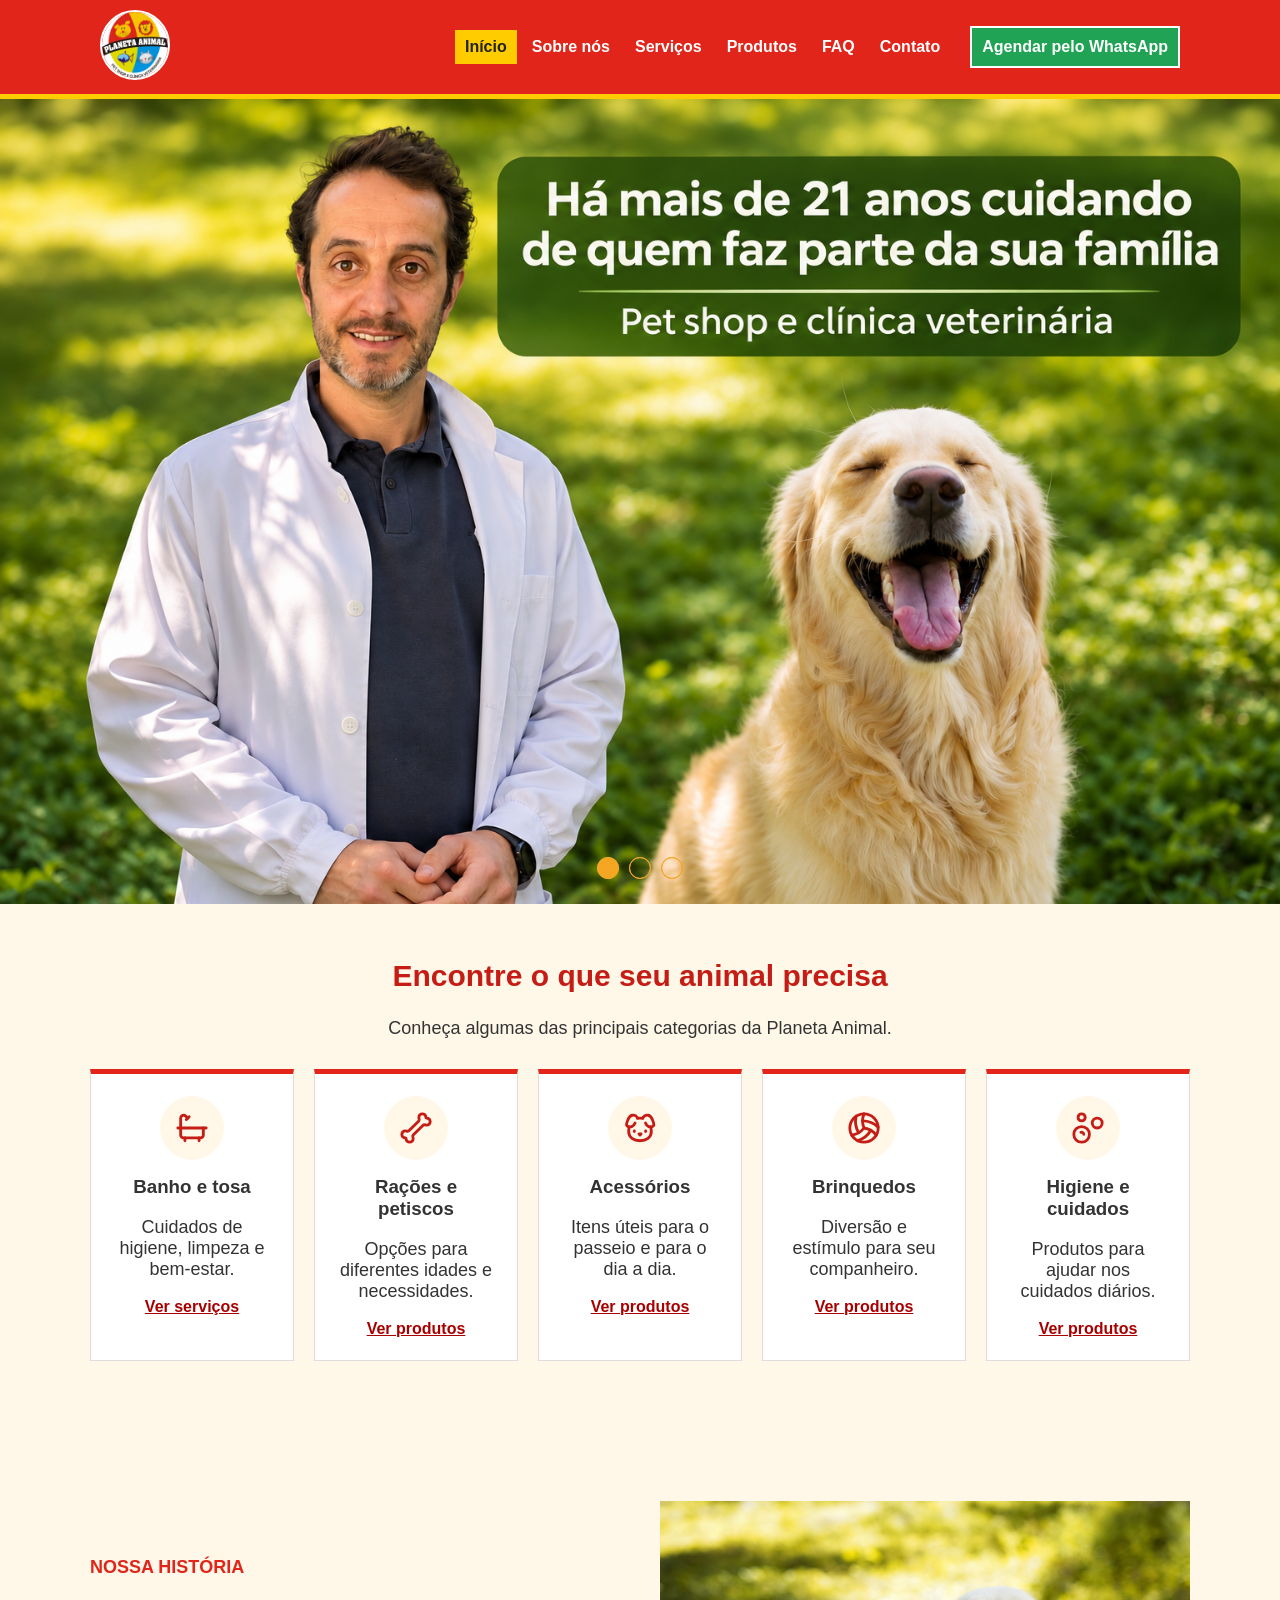
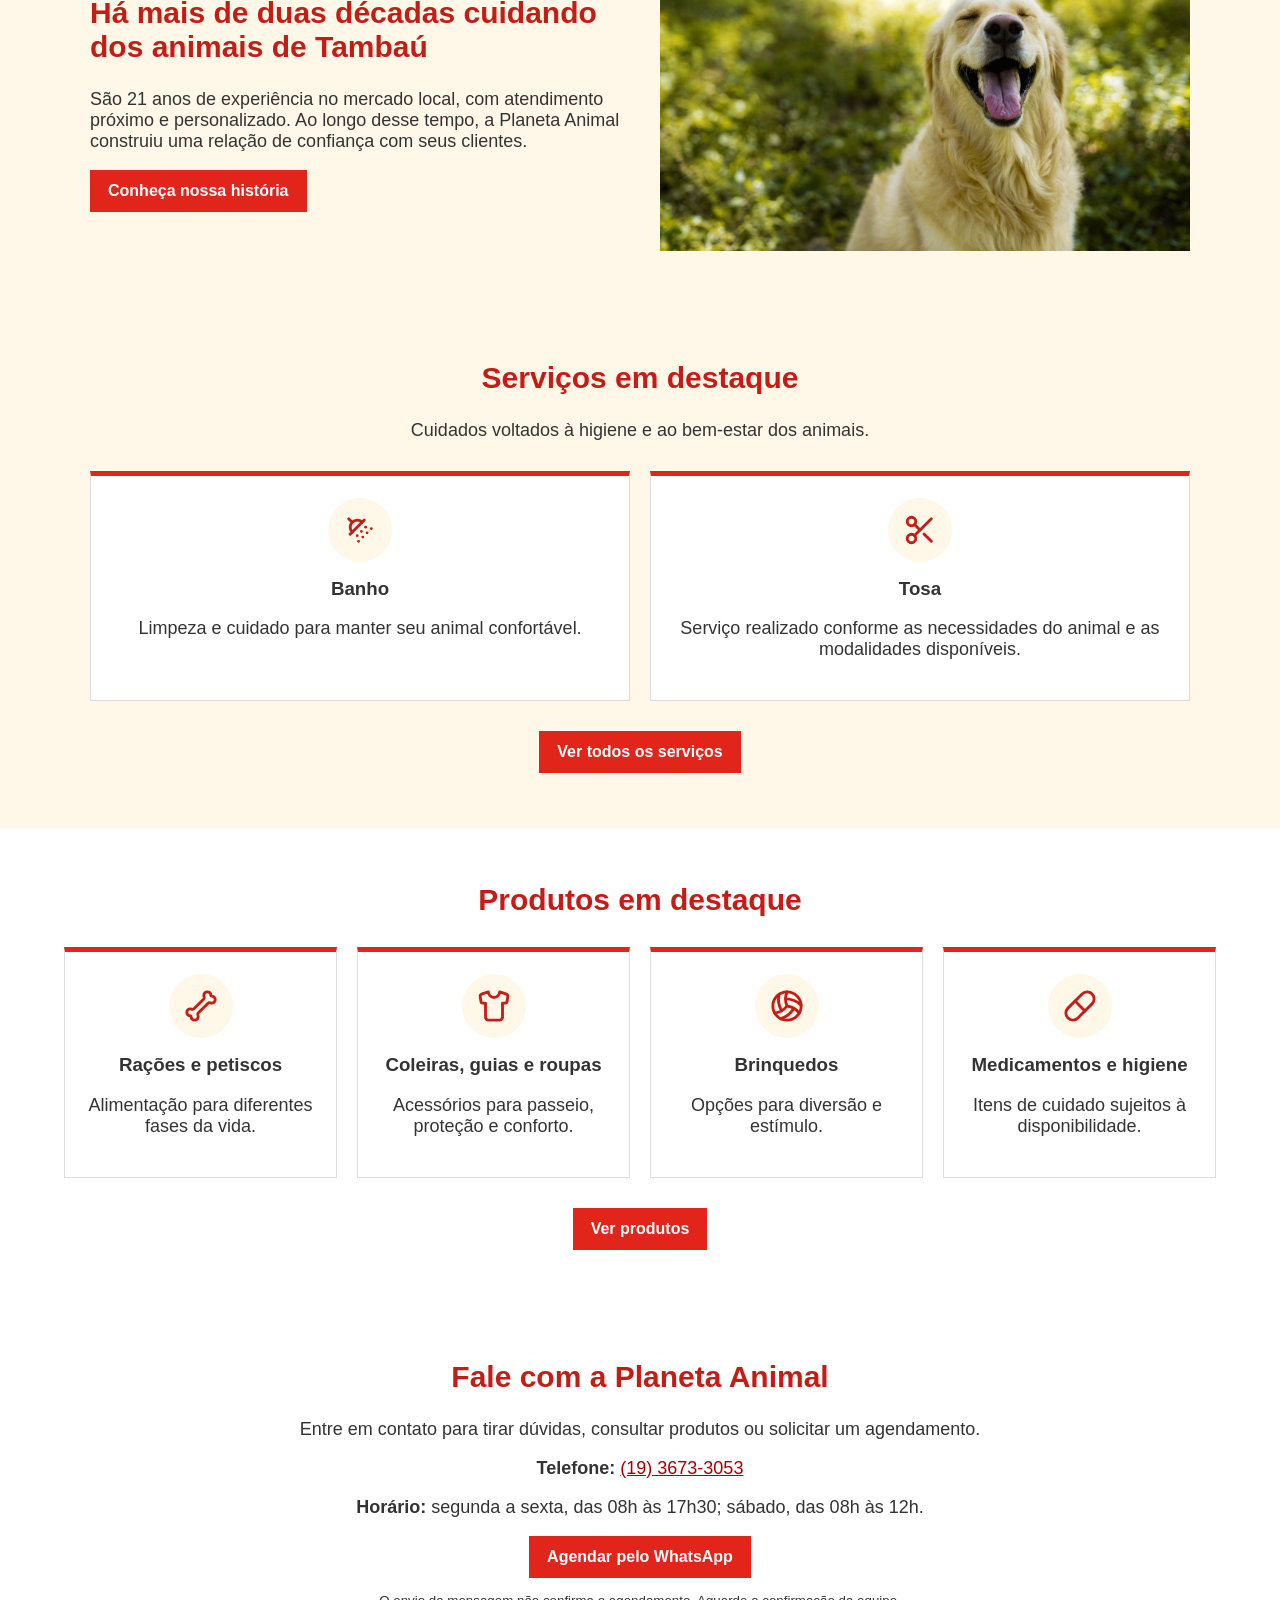
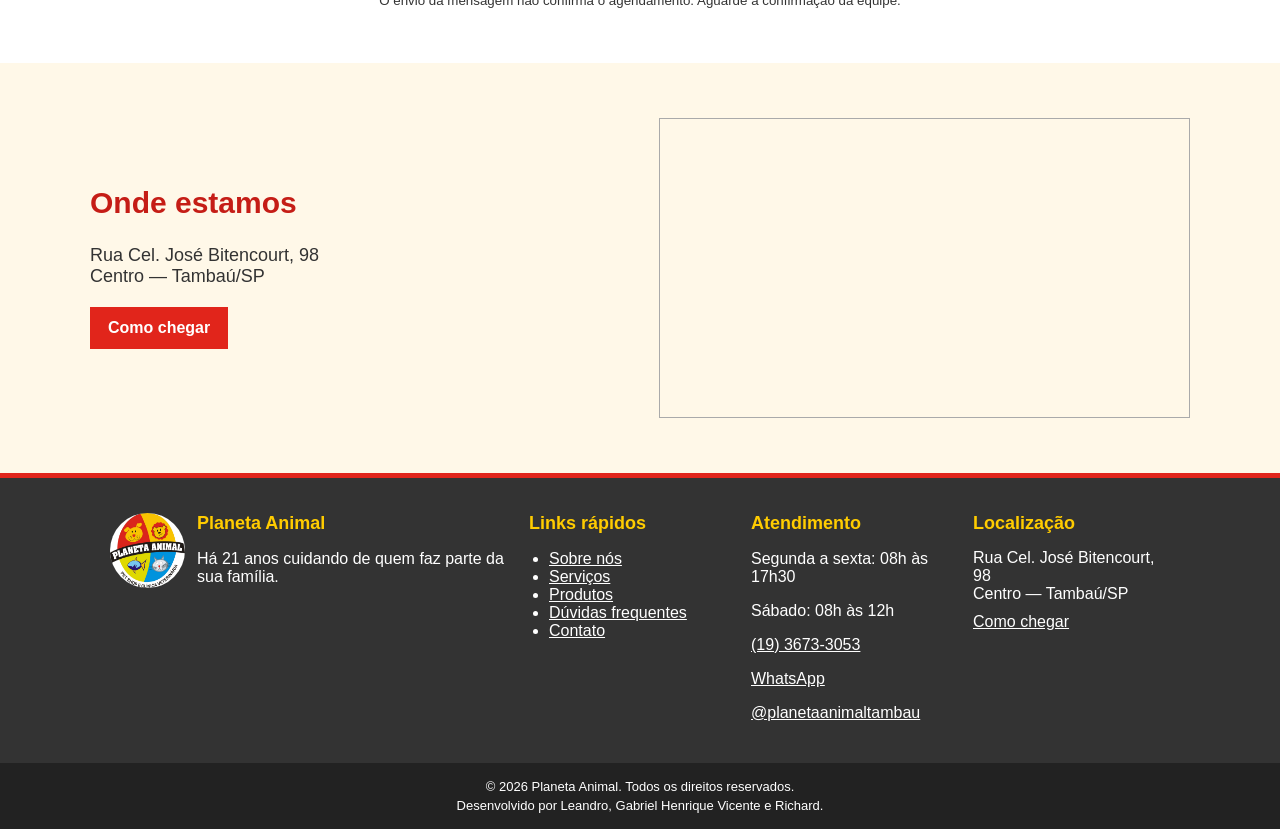
<file: html/index.html>
<!DOCTYPE html>
<html lang="pt-BR">
<head>
  <meta charset="UTF-8">
  <meta name="viewport" content="width=device-width, initial-scale=1.0">
  <meta name="description" content="Planeta Animal: pet shop, produtos, banho e tosa em Tambaú-SP.">
  <title>Início | Planeta Animal</title>
  <link rel="stylesheet" href="../css/base.css">
  <link rel="stylesheet" href="../css/index.css">
  <script src="../js/main.js" defer></script>
</head>
<body>
  <a class="skip-link" href="#conteudo">Pular para o conteúdo</a>
  <header class="site-header">
    <div class="header-container">
      <a class="brand" href="index.html" aria-label="Planeta Animal — página inicial">
        <img src="../assets/images/logo.jpg" alt="Planeta Animal Pet Shop e Clínica Veterinária" width="128" height="128">
      </a>
      <button class="menu-toggle" type="button" aria-expanded="false" aria-controls="main-menu" aria-label="Abrir menu">
        <span></span><span></span><span></span>
      </button>
      <nav class="main-nav" aria-label="Navegação principal">
        <ul id="main-menu" class="nav-list">
          <li><a href="index.html" aria-current="page">Início</a></li>
          <li><a href="sobre.html">Sobre nós</a></li>
          <li><a href="servicos.html">Serviços</a></li>
          <li><a href="produtos.html">Produtos</a></li>
          <li><a href="faq.html">FAQ</a></li>
          <li><a href="contato.html">Contato</a></li>
        </ul>
      </nav>
      <a class="whatsapp-button header-whatsapp" href="https://api.whatsapp.com/send/?phone=551936733053&text&type=phone_number&app_absent=0" target="_blank" rel="noopener noreferrer" aria-label="Agendar pelo WhatsApp">Agendar pelo WhatsApp</a>
    </div>
  </header>

  <main id="conteudo" class="page-content home-page">






    <section class="slider" aria-label="Destaques">
        <div class="slider-content">

            <input type="radio" name="btn-radio" id="radio1" checked>
            <input type="radio" name="btn-radio" id="radio2">
            <input type="radio" name="btn-radio" id="radio3">

            <div class="slide-box primeiro veterinario-slide">
                <img class="img-desktop" src="../assets/images/banner-veterinario.png" alt="Dr. Leandro ao lado de um golden retriever">
                <img class="img-mobile" src="../assets/images/banner-veterinario.png" alt="Dr. Leandro ao lado de um golden retriever">
            </div>

            <div class="slide-box veterinario-slide">
                <img class="img-desktop" src="../assets/images/banner-veterinario-gato.png" alt="Dr. Leandro realizando atendimento veterinário em um gato">
                <img class="img-mobile" src="../assets/images/banner-veterinario-gato.png" alt="Dr. Leandro realizando atendimento veterinário em um gato">
            </div>

            <div class="slide-box veterinario-slide">
                <img class="img-desktop" src="../assets/images/banner-veterinario-caramelo.png" alt="Dr. Leandro cuidando do cão Caramelo">
                <img class="img-mobile" src="../assets/images/banner-veterinario-caramelo.png" alt="Dr. Leandro cuidando do cão Caramelo">
            </div>

            <div class="nav-auto" aria-hidden="true">
                <div class="auto-btn1"></div>
                <div class="auto-btn2"></div>
                <div class="auto-btn3"></div>
            </div>

            <div class="nav-manual">
                <label for="radio1" class="manual-btn" aria-label="Mostrar destaque 1"></label>
                <label for="radio2" class="manual-btn" aria-label="Mostrar destaque 2"></label>
                <label for="radio3" class="manual-btn" aria-label="Mostrar destaque 3"></label>
            </div>

        </div>
    </section>

    <section class="home-section" aria-labelledby="categorias-title">
      <h2 id="categorias-title">Encontre o que seu animal precisa</h2>
      <p>Conheça algumas das principais categorias da Planeta Animal.</p>
      <div class="card-grid categories-grid">
        <article class="home-card"><span class="card-icon" aria-hidden="true"><img src="../assets/icons/bath.svg" alt="" width="34" height="34"></span><h3>Banho e tosa</h3><p>Cuidados de higiene, limpeza e bem-estar.</p><a href="servicos.html">Ver serviços</a></article>
        <article class="home-card"><span class="card-icon" aria-hidden="true"><img src="../assets/icons/bone.svg" alt="" width="34" height="34"></span><h3>Rações e petiscos</h3><p>Opções para diferentes idades e necessidades.</p><a href="produtos.html">Ver produtos</a></article>
        <article class="home-card"><span class="card-icon" aria-hidden="true"><img src="../assets/icons/dog.svg" alt="" width="34" height="34"></span><h3>Acessórios</h3><p>Itens úteis para o passeio e para o dia a dia.</p><a href="produtos.html">Ver produtos</a></article>
        <article class="home-card"><span class="card-icon" aria-hidden="true"><img src="../assets/icons/volleyball.svg" alt="" width="34" height="34"></span><h3>Brinquedos</h3><p>Diversão e estímulo para seu companheiro.</p><a href="produtos.html">Ver produtos</a></article>
        <article class="home-card"><span class="card-icon" aria-hidden="true"><img src="../assets/icons/bubbles.svg" alt="" width="34" height="34"></span><h3>Higiene e cuidados</h3><p>Produtos para ajudar nos cuidados diários.</p><a href="produtos.html">Ver produtos</a></article>
      </div>
    </section>

    <section class="home-section tradition-section" aria-labelledby="tradicao-title">
      <div>
        <p class="section-label">Nossa história</p>
        <h2 id="tradicao-title">Há mais de duas décadas cuidando dos animais de Tambaú</h2>
        <p>São 21 anos de experiência no mercado local, com atendimento próximo e personalizado. Ao longo desse tempo, a Planeta Animal construiu uma relação de confiança com seus clientes.</p>
        <a class="home-button" href="sobre.html">Conheça nossa história</a>
      </div>
      <img src="../assets/images/banner-cachorro-2.jpg" alt="Cão golden retriever sorrindo ao ar livre">
    </section>

    <section class="home-section" aria-labelledby="servicos-title">
      <h2 id="servicos-title">Serviços em destaque</h2>
      <p>Cuidados voltados à higiene e ao bem-estar dos animais.</p>
      <div class="card-grid two-columns">
        <article class="home-card"><span class="card-icon" aria-hidden="true"><img src="../assets/icons/shower-head.svg" alt="" width="34" height="34"></span><h3>Banho</h3><p>Limpeza e cuidado para manter seu animal confortável.</p></article>
        <article class="home-card"><span class="card-icon" aria-hidden="true"><img src="../assets/icons/scissors.svg" alt="" width="34" height="34"></span><h3>Tosa</h3><p>Serviço realizado conforme as necessidades do animal e as modalidades disponíveis.</p></article>
      </div>
      <a class="home-button" href="servicos.html">Ver todos os serviços</a>
    </section>

    <section class="home-section products-section" aria-labelledby="produtos-title">
      <h2 id="produtos-title">Produtos em destaque</h2>
      <div class="card-grid products-grid">
        <article class="home-card"><span class="card-icon" aria-hidden="true"><img src="../assets/icons/bone.svg" alt="" width="34" height="34"></span><h3>Rações e petiscos</h3><p>Alimentação para diferentes fases da vida.</p></article>
        <article class="home-card"><span class="card-icon" aria-hidden="true"><img src="../assets/icons/shirt.svg" alt="" width="34" height="34"></span><h3>Coleiras, guias e roupas</h3><p>Acessórios para passeio, proteção e conforto.</p></article>
        <article class="home-card"><span class="card-icon" aria-hidden="true"><img src="../assets/icons/volleyball.svg" alt="" width="34" height="34"></span><h3>Brinquedos</h3><p>Opções para diversão e estímulo.</p></article>
        <article class="home-card"><span class="card-icon" aria-hidden="true"><img src="../assets/icons/pill.svg" alt="" width="34" height="34"></span><h3>Medicamentos e higiene</h3><p>Itens de cuidado sujeitos à disponibilidade.</p></article>
      </div>
      <a class="home-button" href="produtos.html">Ver produtos</a>
    </section>

    <!--
    <section class="home-section reviews-section" aria-labelledby="avaliacoes-title">
      <p class="section-label">Carinho em cada detalhe</p>
      <h2 id="avaliacoes-title">Avaliações</h2>
      <p class="reviews-notice">Exemplos fictícios para demonstrar o layout. Nomes, fotos e comentários são ilustrativos.</p>
      Substituir os exemplos por avaliacoes reais autorizadas antes de publicar.
      <div class="reviews-grid">
        <article class="review-card">
          <div class="review-person">
            <img src="../assets/images/avaliacoes/mariana.jpg" alt="" width="64" height="64" loading="lazy">
            <div><h3>Mariana</h3><span>Perfil ilustrativo</span></div>
          </div>
          <p class="review-stars" aria-label="5 de 5 estrelas"><span aria-hidden="true">&#9733; &#9733; &#9733; &#9733; &#9733;</span></p>
          <blockquote>“Meu cachorro voltou do banho cheiroso e bem cuidado. Gostei muito da atenção da equipe!”</blockquote>
          <p class="review-topic">Banho e tosa · Exemplo fictício</p>
        </article>
        <article class="review-card">
          <div class="review-person">
            <img src="../assets/images/avaliacoes/rafael.jpg" alt="" width="64" height="64" loading="lazy">
            <div><h3>Rafael</h3><span>Perfil ilustrativo</span></div>
          </div>
          <p class="review-stars" aria-label="5 de 5 estrelas"><span aria-hidden="true">&#9733; &#9733; &#9733; &#9733; &#9733;</span></p>
          <blockquote>“Encontrei a ração e os petiscos que procurava. Fui bem atendido e aproveitei para levar um brinquedo também.”</blockquote>
          <p class="review-topic">Produtos · Exemplo fictício</p>
        </article>
        <article class="review-card">
          <div class="review-person">
            <img src="../assets/images/avaliacoes/camila.jpg" alt="" width="64" height="64" loading="lazy">
            <div><h3>Camila</h3><span>Perfil ilustrativo</span></div>
          </div>
          <p class="review-stars" aria-label="5 de 5 estrelas"><span aria-hidden="true">&#9733; &#9733; &#9733; &#9733; &#9733;</span></p>
          <blockquote>“Tiraram minhas dúvidas com paciência e me ajudaram a encontrar os acessórios para minha gatinha. Adorei a visita!”</blockquote>
          <p class="review-topic">Atendimento · Exemplo fictício</p>
        </article>
      </div>
    </section>

    -->

    <section class="home-section contact-call" aria-labelledby="contato-title">
      <h2 id="contato-title">Fale com a Planeta Animal</h2>
      <p>Entre em contato para tirar dúvidas, consultar produtos ou solicitar um agendamento.</p>
      <p><strong>Telefone:</strong> <a href="tel:+551936733053">(19) 3673-3053</a></p>
      <p><strong>Horário:</strong> segunda a sexta, das 08h às 17h30; sábado, das 08h às 12h.</p>
      <a class="home-button" href="https://api.whatsapp.com/send/?phone=551936733053&text&type=phone_number&app_absent=0" target="_blank" rel="noopener noreferrer">Agendar pelo WhatsApp</a>
      <small>O envio da mensagem não confirma o agendamento. Aguarde a confirmação da equipe.</small>
    </section>

    <section class="home-section location-section" aria-labelledby="localizacao-title">
      <div>
        <h2 id="localizacao-title">Onde estamos</h2>
        <address>Rua Cel. José Bitencourt, 98<br>Centro — Tambaú/SP</address>
        <a class="home-button" href="https://www.google.com/maps/search/?api=1&amp;query=Rua+Cel.+Jose+Bitencourt+98+Tambau+SP" target="_blank" rel="noopener noreferrer">Como chegar</a>
      </div>
      <iframe class="map-preview" src="https://www.google.com/maps?q=Rua+Cel.+Jose+Bitencourt+98+Tambau+SP&amp;output=embed" title="Mapa da localização da Planeta Animal" loading="lazy"></iframe>
    </section>
  </main>

  <footer class="site-footer">
    <div class="footer-container">
      <section class="footer-brand" aria-labelledby="footer-brand-title">
        <img src="../assets/images/logo.jpg" alt="" width="96" height="96">
        <div><h2 id="footer-brand-title">Planeta Animal</h2><p>Há 21 anos cuidando de quem faz parte da sua família.</p></div>
      </section>
      <nav class="footer-section" aria-label="Links do rodapé">
        <h2>Links rápidos</h2>
        <ul><li><a href="sobre.html">Sobre nós</a></li><li><a href="servicos.html">Serviços</a></li><li><a href="produtos.html">Produtos</a></li><li><a href="faq.html">Dúvidas frequentes</a></li><li><a href="contato.html">Contato</a></li></ul>
      </nav>
      <section class="footer-section">
        <h2>Atendimento</h2>
        <p>Segunda a sexta: 08h às 17h30</p><p>Sábado: 08h às 12h</p><p><a href="tel:+551936733053">(19) 3673-3053</a></p><p><a href="https://api.whatsapp.com/send/?phone=551936733053&text&type=phone_number&app_absent=0" target="_blank" rel="noopener noreferrer">WhatsApp</a></p><p><a href="https://www.instagram.com/planetaanimaltambau" target="_blank" rel="noopener noreferrer">@planetaanimaltambau</a></p>
      </section>
      <section class="footer-section">
        <h2>Localização</h2>
        <address>Rua Cel. José Bitencourt, 98<br>Centro — Tambaú/SP</address>
        <a class="footer-map-link" href="https://www.google.com/maps/search/?api=1&query=Rua+Cel.+Jose+Bitencourt+98+Tambau+SP" target="_blank" rel="noopener noreferrer">Como chegar</a>
      </section>
    </div>
    <div class="footer-bottom"><p>&copy; <span data-current-year>2026</span> Planeta Animal. Todos os direitos reservados.</p><p>Desenvolvido por Leandro, Gabriel Henrique Vicente e Richard.</p></div>
  </footer>
</body>
</html>
</file>
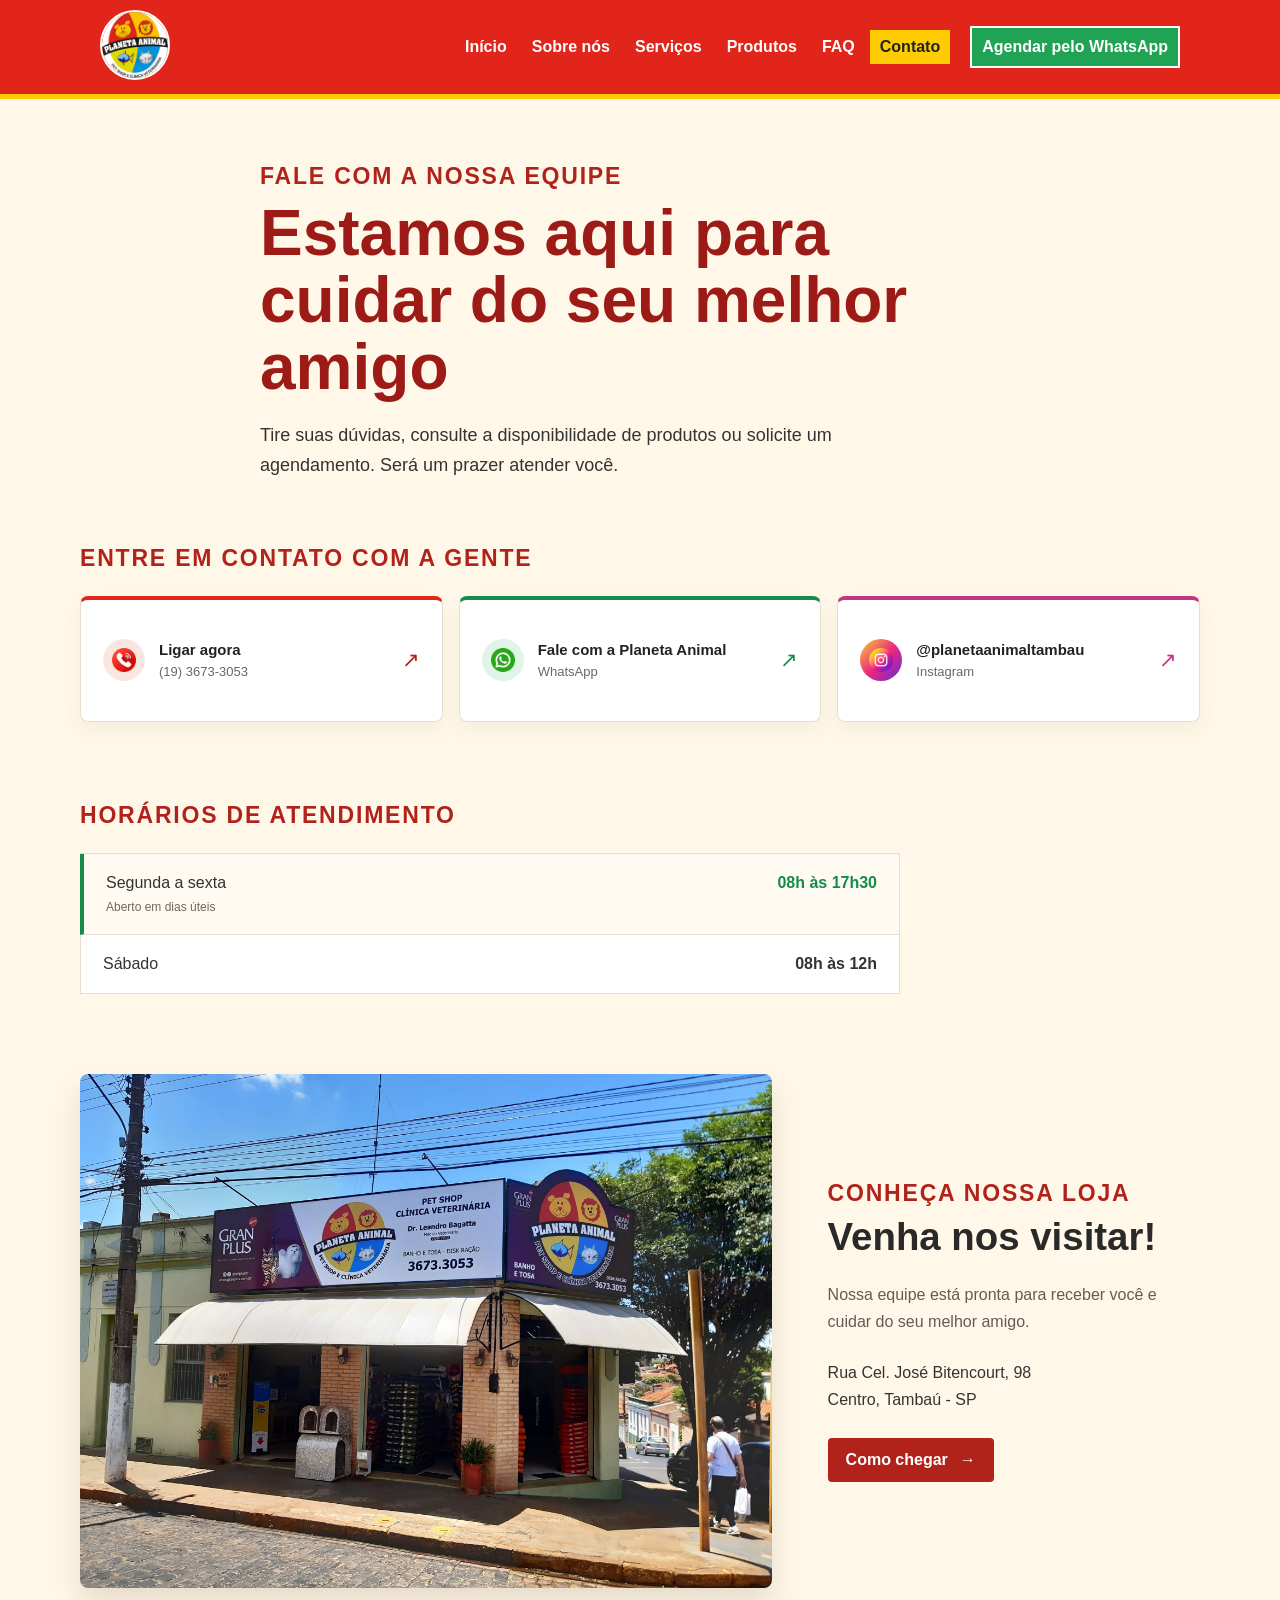
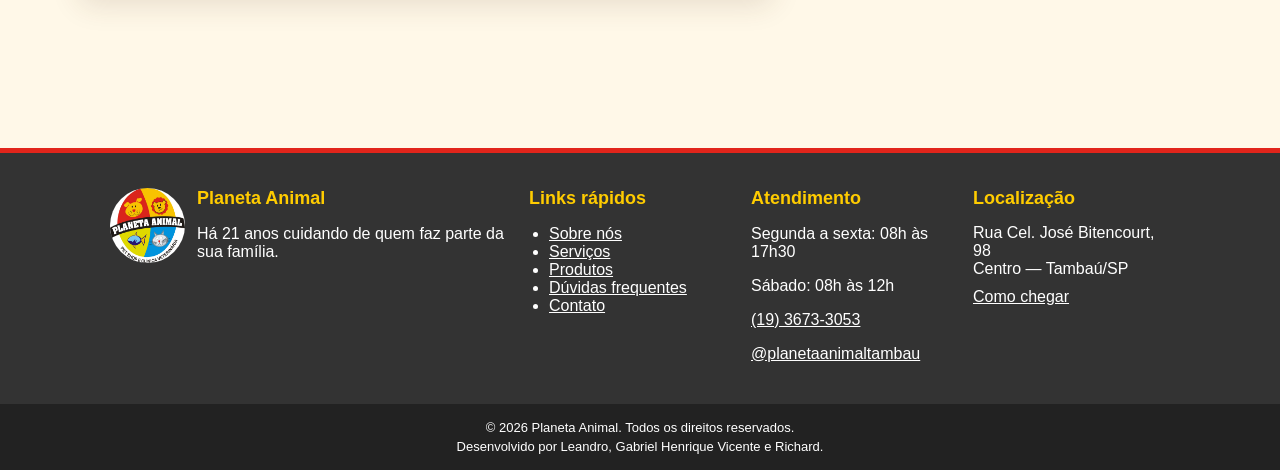
<file: html/contato.html>
<!DOCTYPE html>
<html lang="pt-BR">
<head>
  <meta charset="UTF-8">
  <meta name="viewport" content="width=device-width, initial-scale=1.0">
  <meta name="description" content="Confira os canais de atendimento, horários e localização da Planeta Animal.">
  <title>Contato | Planeta Animal</title>
  <link rel="stylesheet" href="../css/base.css">
  <link rel="stylesheet" href="../css/contato.css">
  <script src="../js/main.js" defer></script>
</head>
<body>
  <a class="skip-link" href="#conteudo">Pular para o conteúdo</a>
  <header class="site-header">
    <div class="header-container">
      <a class="brand" href="index.html" aria-label="Planeta Animal — página inicial">
        <img src="../assets/images/logo.jpg" alt="Planeta Animal Pet Shop e Clínica Veterinária" width="128" height="128">
      </a>
      <button class="menu-toggle" type="button" aria-expanded="false" aria-controls="main-menu" aria-label="Abrir menu">
        <span></span><span></span><span></span>
      </button>
      <nav class="main-nav" aria-label="Navegação principal">
        <ul id="main-menu" class="nav-list">
          <li><a href="index.html">Início</a></li>
          <li><a href="sobre.html">Sobre nós</a></li>
          <li><a href="servicos.html">Serviços</a></li>
          <li><a href="produtos.html">Produtos</a></li>
          <li><a href="faq.html">FAQ</a></li>
          <li><a href="contato.html" aria-current="page">Contato</a></li>
        </ul>
      </nav>
      <a class="whatsapp-button header-whatsapp" href="https://api.whatsapp.com/send/?phone=551936733053&text&type=phone_number&app_absent=0" target="_blank" rel="noopener noreferrer" aria-label="Agendar pelo WhatsApp">Agendar pelo WhatsApp</a>
    </div>
  </header>

  <main id="conteudo" class="contact-page">
    <section class="contact-intro" aria-labelledby="contact-title">
      <p class="eyebrow">Fale com a nossa equipe</p>
      <h1 id="contact-title">Estamos aqui para cuidar do seu melhor amigo</h1>
      <p class="contact-lead">Tire suas dúvidas, consulte a disponibilidade de produtos ou solicite um agendamento. Será um prazer atender você.</p>
    </section>

    <section class="contact-section" aria-labelledby="contact-channels-title">
      <div class="section-heading">
        <p class="eyebrow">Entre em contato com a gente</p>
      </div>
      <div class="contact-actions">
        <a class="contact-action contact-action-primary" href="tel:+551936733053">
          <span class="action-icon" aria-hidden="true">
            <img src="../assets/icons/phone.png" alt="" width="24" height="24">
          </span>
          <span><strong>Ligar agora</strong><small>(19) 3673-3053</small></span>
          <span class="action-arrow" aria-hidden="true">↗</span>
        </a>
        <a class="contact-action contact-action-whatsapp" href="https://api.whatsapp.com/send/?phone=551936733053&text&type=phone_number&app_absent=0" target="_blank" rel="noopener noreferrer">
          <span class="action-icon" aria-hidden="true">
            <img src="../assets/icons/whatsapp.png" alt="" width="24" height="24">
          </span>
          <span><strong>Fale com a Planeta Animal</strong><small>WhatsApp</small></span>
          <span class="action-arroww" aria-hidden="true">↗</span>
        </a>
        <a class="contact-action contact-action-instagram" href="https://www.instagram.com/planetaanimaltambau" target="_blank" rel="noopener noreferrer">
          <span class="action-icon" aria-hidden="true">
            <img src="../assets/icons/instagram.png" alt="" width="24" height="24">
          </span>
          <span><strong>@planetaanimaltambau</strong><small>Instagram</small></span>
          <span class="action-arrowi" aria-hidden="true">↗</span>
        </a>
      </div>
    </section>

        <section class="hours-section" aria-labelledby="hours-title">
      <div class="section-heading">
        <p class="eyebrow">Horários de atendimento</p>

      </div>
      <dl class="hours-list">
        <div class="hours-current"><dt>Segunda a sexta</dt><dd>08h às 17h30</dd><span>Aberto em dias úteis</span></div>
        <div><dt>Sábado</dt><dd>08h às 12h</dd></div>
      </dl>
    </section>

    <section class="store-section" aria-labelledby="store-title">
      <figure class="store-photo">
        <img src="../assets/images/clinica.png" alt="Foto da frete da clínica" loading="lazy">
      </figure>
      <div class="store-copy">
        <p class="eyebrow">Conheça nossa loja</p>
        <h2 id="store-title">Venha nos visitar!</h2>
        <p>Nossa equipe está pronta para receber você e cuidar do seu melhor amigo.</p>
        <address class="address-block">Rua Cel. José Bitencourt, 98<br>Centro, Tambaú - SP</address>
        <a class="primary-link" href="https://www.google.com/maps/search/?api=1&query=Rua+Cel.+Jose+Bitencourt+98+Tambau+SP" target="_blank" rel="noopener noreferrer">Como chegar <span aria-hidden="true">→</span></a>
      </div>
    </section>

    

  </main>

  <footer class="site-footer">
    <div class="footer-container">
      <section class="footer-brand" aria-labelledby="footer-brand-title">
        <img src="../assets/images/logo.jpg" alt="" width="96" height="96">
        <div><h2 id="footer-brand-title">Planeta Animal</h2><p>Há 21 anos cuidando de quem faz parte da sua família.</p></div>
      </section>
      <nav class="footer-section" aria-label="Links do rodapé">
        <h2>Links rápidos</h2>
        <ul><li><a href="sobre.html">Sobre nós</a></li><li><a href="servicos.html">Serviços</a></li><li><a href="produtos.html">Produtos</a></li><li><a href="faq.html">Dúvidas frequentes</a></li><li><a href="contato.html">Contato</a></li></ul>
      </nav>
      <section class="footer-section">
        <h2>Atendimento</h2>
        <p>Segunda a sexta: 08h às 17h30</p><p>Sábado: 08h às 12h</p><p><a href="tel:+551936733053">(19) 3673-3053</a></p><p><a href="https://www.instagram.com/planetaanimaltambau" target="_blank" rel="noopener noreferrer">@planetaanimaltambau</a></p>
      </section>
      <section class="footer-section">
        <h2>Localização</h2>
        <address>Rua Cel. José Bitencourt, 98<br>Centro — Tambaú/SP</address>
        <a class="footer-map-link" href="https://www.google.com/maps/search/?api=1&query=Rua+Cel.+Jose+Bitencourt+98+Tambau+SP" target="_blank" rel="noopener noreferrer">Como chegar</a>
      </section>
    </div>
    <div class="footer-bottom"><p>&copy; <span data-current-year>2026</span> Planeta Animal. Todos os direitos reservados.</p><p>Desenvolvido por Leandro, Gabriel Henrique Vicente e Richard.</p></div>
  </footer>
</body>
</html>
</file>
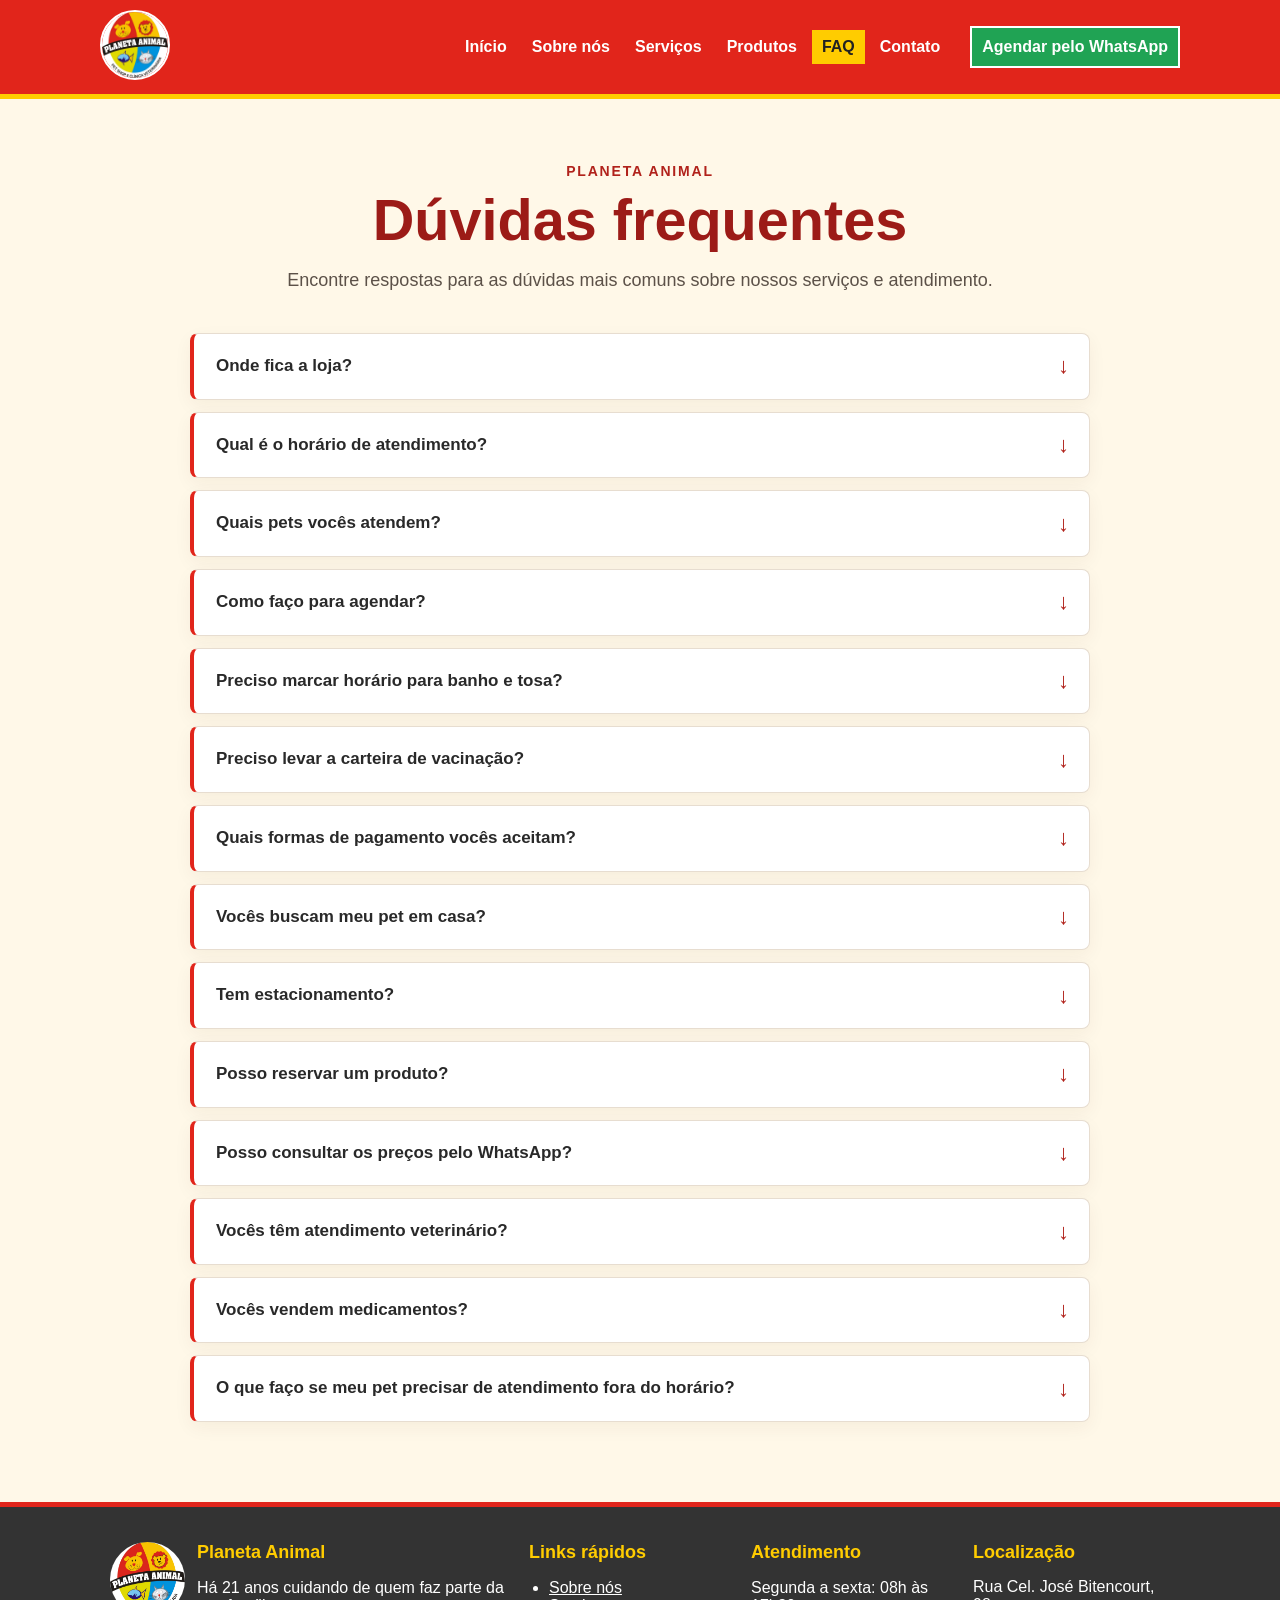
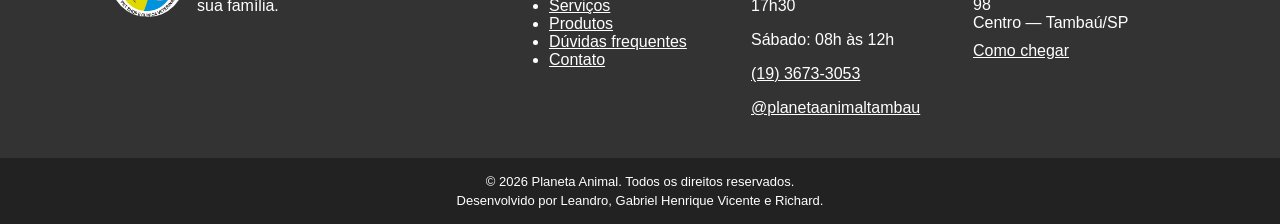
<file: html/faq.html>
<!DOCTYPE html>
<html lang="pt-BR">
<head>
  <meta charset="UTF-8">
  <meta name="viewport" content="width=device-width, initial-scale=1.0">
  <meta name="description" content="Encontre respostas para as dúvidas frequentes sobre a Planeta Animal.">
  <title>FAQ | Planeta Animal</title>
  <link rel="stylesheet" href="../css/base.css">
  <link rel="stylesheet" href="../css/faq.css">
  <script src="../js/main.js" defer></script>
</head>
<body>
  <a class="skip-link" href="#conteudo">Pular para o conteúdo</a>
  <header class="site-header">
    <div class="header-container">
      <a class="brand" href="index.html" aria-label="Planeta Animal — página inicial">
        <img src="../assets/images/logo.jpg" alt="Planeta Animal Pet Shop e Clínica Veterinária" width="128" height="128">
      </a>
      <button class="menu-toggle" type="button" aria-expanded="false" aria-controls="main-menu" aria-label="Abrir menu">
        <span></span><span></span><span></span>
      </button>
      <nav class="main-nav" aria-label="Navegação principal">
        <ul id="main-menu" class="nav-list">
          <li><a href="index.html">Início</a></li>
          <li><a href="sobre.html">Sobre nós</a></li>
          <li><a href="servicos.html">Serviços</a></li>
          <li><a href="produtos.html">Produtos</a></li>
          <li><a href="faq.html" aria-current="page">FAQ</a></li>
          <li><a href="contato.html">Contato</a></li>
        </ul>
      </nav>
      <a class="whatsapp-button header-whatsapp" href="https://api.whatsapp.com/send/?phone=551936733053&text&type=phone_number&app_absent=0" target="_blank" rel="noopener noreferrer" aria-label="Agendar pelo WhatsApp">Agendar pelo WhatsApp</a>
    </div>
  </header>

  <main id="conteudo" class="faq-page">
    <section class="faq-intro" aria-labelledby="faq-title">
      <p class="faq-eyebrow">Planeta Animal</p>
      <h1 id="faq-title">Dúvidas frequentes</h1>
      <p>Encontre respostas para as dúvidas mais comuns sobre nossos serviços e atendimento.</p>
    </section>

    <section class="faq-list" aria-label="Perguntas e respostas">
      <details class="faq-item"><summary>Onde fica a loja?</summary><div class="faq-answer"><p>Rua Cel. José Bitencourt, 98, Centro, Tambaú-SP.</p></div></details>
      <details class="faq-item"><summary>Qual é o horário de atendimento?</summary><div class="faq-answer"><p>Segunda a sexta, das 08h às 17h30, e sábado, das 08h às 12h. Domingo e feriados devem ser confirmados.</p></div></details>
      <details class="faq-item"><summary>Quais pets vocês atendem?</summary><div class="faq-answer"><p>Atendemos cães e gatos.</p></div></details>
      <details class="faq-item"><summary>Como faço para agendar?</summary><div class="faq-answer"><p>Você pode agendar pelo WhatsApp, por telefone ou diretamente na loja. Depois, é só aguardar a confirmação da nossa equipe.</p></div></details>
      <details class="faq-item"><summary>Preciso marcar horário para banho e tosa?</summary><div class="faq-answer"><p>Sim. O agendamento é recomendado para maior comodidade. Muitos clientes têm horários fixos durante a semana, e a agenda pode ficar sem disponibilidade em alguns dias.</p></div></details>
      <details class="faq-item"><summary>Preciso levar a carteira de vacinação?</summary><div class="faq-answer"><p>É recomendado apresentar a carteira para que as vacinas aplicadas e as doses pendentes possam ser acompanhadas. Se o animal não tiver carteira, o atendimento ainda pode ser realizado; uma nova poderá ser feita na hora, mas não terá o histórico de vacinação.</p></div></details>
      <details class="faq-item"><summary>Quais formas de pagamento vocês aceitam?</summary><div class="faq-answer"><p>Aceitamos cartões de crédito e débito, dinheiro e Pix.</p></div></details>
      <details class="faq-item"><summary>Vocês buscam meu pet em casa?</summary><div class="faq-answer"><p>Sim. Temos serviço de táxi dog para buscar o animal em casa. Consulte as condições pelos nossos canais de atendimento.</p></div></details>
      <details class="faq-item"><summary>Tem estacionamento?</summary><div class="faq-answer"><p>Sim. Temos estacionamento próprio ao lado da loja.</p></div></details>
      <details class="faq-item"><summary>Posso reservar um produto?</summary><div class="faq-answer"><p>Sim. Reservas de produtos e pedidos podem ser feitos pelo o WhatsApp.</p></div></details>
      <details class="faq-item"><summary>Posso consultar os preços pelo WhatsApp?</summary><div class="faq-answer"><p>Para consultar os preços, mande uma mensagem pelo WhatsApp, ou fale com a gente na loja ou até mesmo você poderá conferir nossos produtos pelo site na aba Produto.</p></div></details>
      <details class="faq-item"><summary>Vocês têm atendimento veterinário?</summary><div class="faq-answer"><p>Sim. Oferecemos atendimento veterinário completo para cães e gatos, além de serviços de banho e tosa.</p></div></details>
      <details class="faq-item"><summary>Vocês vendem medicamentos?</summary><div class="faq-answer"><p>Sim. A venda de medicamentos é feita mediante apresentação de receita médica.</p></div></details>
      <details class="faq-item"><summary>O que faço se meu pet precisar de atendimento fora do horário?</summary><div class="faq-answer"><p>Mande uma mensagem pelo nosso WhatsApp para solicitar um atendimento fora do horário. Nossa equipe vai orientar você.</p></div></details>
    </section>
  </main>

  <footer class="site-footer">
    <div class="footer-container">
      <section class="footer-brand" aria-labelledby="footer-brand-title">
        <img src="../assets/images/logo.jpg" alt="" width="96" height="96">
        <div><h2 id="footer-brand-title">Planeta Animal</h2><p>Há 21 anos cuidando de quem faz parte da sua família.</p></div>
      </section>
      <nav class="footer-section" aria-label="Links do rodapé">
        <h2>Links rápidos</h2>
        <ul><li><a href="sobre.html">Sobre nós</a></li><li><a href="servicos.html">Serviços</a></li><li><a href="produtos.html">Produtos</a></li><li><a href="faq.html">Dúvidas frequentes</a></li><li><a href="contato.html">Contato</a></li></ul>
      </nav>
      <section class="footer-section">
        <h2>Atendimento</h2>
        <p>Segunda a sexta: 08h às 17h30</p><p>Sábado: 08h às 12h</p><p><a href="tel:+551936733053">(19) 3673-3053</a></p><p><a href="https://www.instagram.com/planetaanimaltambau" target="_blank" rel="noopener noreferrer">@planetaanimaltambau</a></p>
      </section>
      <section class="footer-section">
        <h2>Localização</h2>
        <address>Rua Cel. José Bitencourt, 98<br>Centro — Tambaú/SP</address>
        <a class="footer-map-link" href="https://www.google.com/maps/search/?api=1&query=Rua+Cel.+Jose+Bitencourt+98+Tambau+SP" target="_blank" rel="noopener noreferrer">Como chegar</a>
      </section>
    </div>
    <div class="footer-bottom"><p>&copy; <span data-current-year>2026</span> Planeta Animal. Todos os direitos reservados.</p><p>Desenvolvido por Leandro, Gabriel Henrique Vicente e Richard.</p></div>
  </footer>
</body>
</html>
</file>
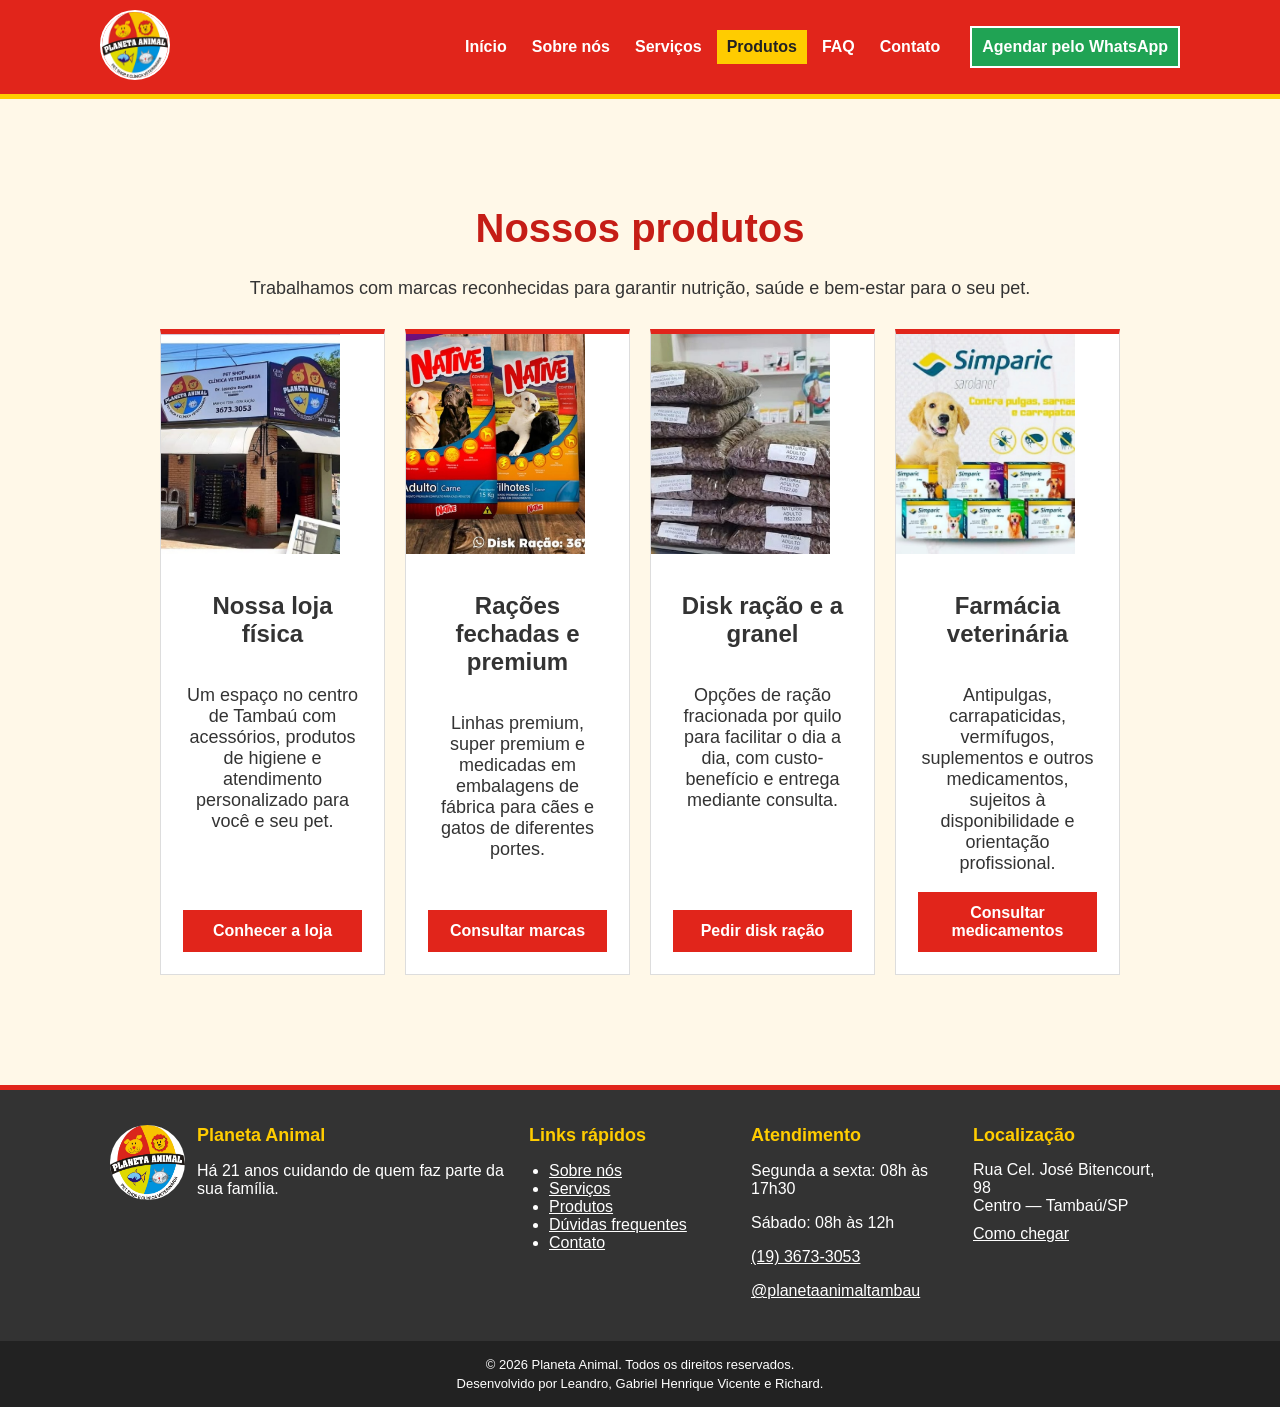
<file: html/produtos.html>
<!DOCTYPE html>
<html lang="pt-BR">
<head>
  <meta charset="UTF-8">
  <meta name="viewport" content="width=device-width, initial-scale=1.0">
  <meta name="description" content="Conheça as principais categorias de produtos disponíveis na Planeta Animal.">
  <title>Produtos | Planeta Animal</title>
  <link rel="stylesheet" href="../css/base.css">
  <link rel="stylesheet" href="../css/index.css">
  <script src="../js/main.js" defer></script>
</head>
<body>
  <a class="skip-link" href="#conteudo">Pular para o conteúdo</a>
  <header class="site-header">
    <div class="header-container">
      <a class="brand" href="index.html" aria-label="Planeta Animal — página inicial">
        <img src="../assets/images/logo.jpg" alt="Planeta Animal Pet Shop e Clínica Veterinária" width="128" height="128">
      </a>
      <button class="menu-toggle" type="button" aria-expanded="false" aria-controls="main-menu" aria-label="Abrir menu">
        <span></span><span></span><span></span>
      </button>
      <nav class="main-nav" aria-label="Navegação principal">
        <ul id="main-menu" class="nav-list">
          <li><a href="index.html">Início</a></li>
          <li><a href="sobre.html">Sobre nós</a></li>
          <li><a href="servicos.html">Serviços</a></li>
          <li><a href="produtos.html" aria-current="page">Produtos</a></li>
          <li><a href="faq.html">FAQ</a></li>
          <li><a href="contato.html">Contato</a></li>
        </ul>
      </nav>
      <a class="whatsapp-button header-whatsapp" href="https://api.whatsapp.com/send/?phone=551936733053&text&type=phone_number&app_absent=0" target="_blank" rel="noopener noreferrer" aria-label="Agendar pelo WhatsApp">Agendar pelo WhatsApp</a>
    </div>
  </header>

  <main id="conteudo" class="page-content">
    <h1>Nossos produtos</h1>
    <p>Trabalhamos com marcas reconhecidas para garantir nutrição, saúde e bem-estar para o seu pet.</p>

    <div class="card-grid products-grid product-catalog">
      <article class="home-card">
        <img src="../assets/images/produtos/frente.loja.png" alt="Fachada da loja Planeta Animal Pet Shop" class="card-img" loading="lazy">
        <h2>Nossa loja física</h2>
        <p>Um espaço no centro de Tambaú com acessórios, produtos de higiene e atendimento personalizado para você e seu pet.</p>
        <a href="contato.html" class="home-button">Conhecer a loja</a>
      </article>

      <article class="home-card">
        <img src="../assets/images/produtos/sacoracao.png" alt="Sacos de ração para cães" class="card-img" loading="lazy">
        <h2>Rações fechadas e premium</h2>
        <p>Linhas premium, super premium e medicadas em embalagens de fábrica para cães e gatos de diferentes portes.</p>
        <a href="contato.html" class="home-button">Consultar marcas</a>
      </article>

      <article class="home-card">
        <img src="../assets/images/produtos/racoes.embalada.png" alt="Porções de ração pesadas a granel" class="card-img" loading="lazy">
        <h2>Disk ração e a granel</h2>
        <p>Opções de ração fracionada por quilo para facilitar o dia a dia, com custo-benefício e entrega mediante consulta.</p>
        <a href="contato.html" class="home-button">Pedir disk ração</a>
      </article>

      <article class="home-card">
        <img src="../assets/images/produtos/medicamentos.png" alt="Medicamentos veterinários, incluindo antipulgas e carrapaticidas" class="card-img" loading="lazy">
        <h2>Farmácia veterinária</h2>
        <p>Antipulgas, carrapaticidas, vermífugos, suplementos e outros medicamentos, sujeitos à disponibilidade e orientação profissional.</p>
        <a href="contato.html" class="home-button">Consultar medicamentos</a>
      </article>
    </div>
  </main>

  <footer class="site-footer">
    <div class="footer-container">
      <section class="footer-brand" aria-labelledby="footer-brand-title">
        <img src="../assets/images/logo.jpg" alt="" width="96" height="96">
        <div><h2 id="footer-brand-title">Planeta Animal</h2><p>Há 21 anos cuidando de quem faz parte da sua família.</p></div>
      </section>
      <nav class="footer-section" aria-label="Links do rodapé">
        <h2>Links rápidos</h2>
        <ul><li><a href="sobre.html">Sobre nós</a></li><li><a href="servicos.html">Serviços</a></li><li><a href="produtos.html">Produtos</a></li><li><a href="faq.html">Dúvidas frequentes</a></li><li><a href="contato.html">Contato</a></li></ul>
      </nav>
      <section class="footer-section">
        <h2>Atendimento</h2>
        <p>Segunda a sexta: 08h às 17h30</p><p>Sábado: 08h às 12h</p><p><a href="tel:+551936733053">(19) 3673-3053</a></p><p><a href="https://www.instagram.com/planetaanimaltambau" target="_blank" rel="noopener noreferrer">@planetaanimaltambau</a></p>
      </section>
      <section class="footer-section">
        <h2>Localização</h2>
        <address>Rua Cel. José Bitencourt, 98<br>Centro — Tambaú/SP</address>
        <a class="footer-map-link" href="https://www.google.com/maps/search/?api=1&query=Rua+Cel.+Jose+Bitencourt+98+Tambau+SP" target="_blank" rel="noopener noreferrer">Como chegar</a>
      </section>
    </div>
    <div class="footer-bottom"><p>&copy; <span data-current-year>2026</span> Planeta Animal. Todos os direitos reservados.</p><p>Desenvolvido por Leandro, Gabriel Henrique Vicente e Richard.</p></div>
  </footer>
</body>
</html>
</file>
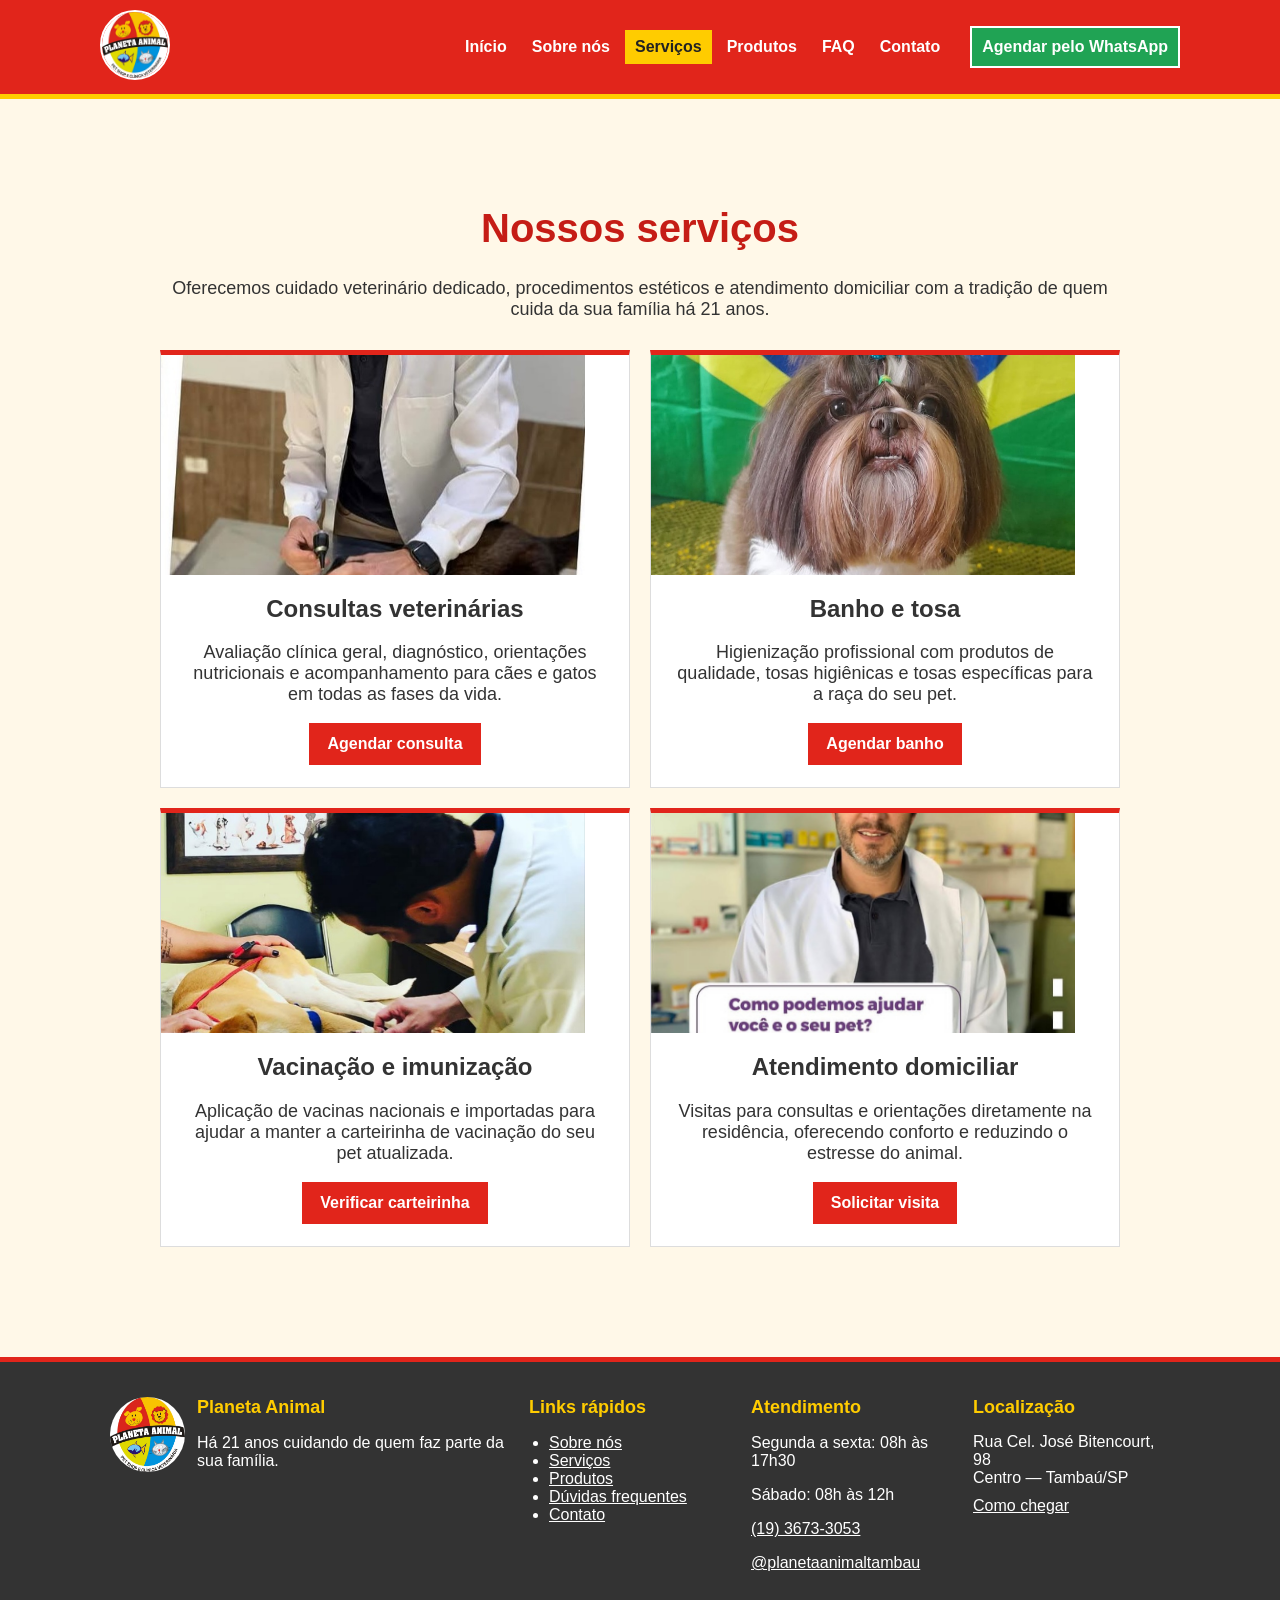
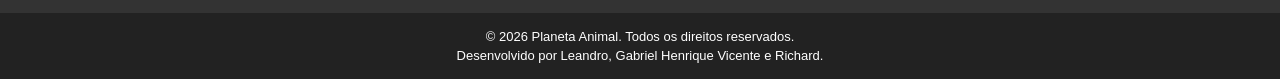
<file: html/servicos.html>
<!DOCTYPE html>
<html lang="pt-BR">
<head>
  <meta charset="UTF-8">
  <meta name="viewport" content="width=device-width, initial-scale=1.0">
  <meta name="description" content="Conheça os serviços de banho e tosa da Planeta Animal em Tambaú-SP.">
  <title>Serviços | Planeta Animal</title>
  <link rel="stylesheet" href="../css/base.css">
  <link rel="stylesheet" href="../css/index.css">
  <script src="../js/main.js" defer></script>
</head>
<body>
  <a class="skip-link" href="#conteudo">Pular para o conteúdo</a>
  <header class="site-header">
    <div class="header-container">
      <a class="brand" href="index.html" aria-label="Planeta Animal — página inicial">
        <img src="../assets/images/logo.jpg" alt="Planeta Animal Pet Shop e Clínica Veterinária" width="128" height="128">
      </a>
      <button class="menu-toggle" type="button" aria-expanded="false" aria-controls="main-menu" aria-label="Abrir menu">
        <span></span><span></span><span></span>
      </button>
      <nav class="main-nav" aria-label="Navegação principal">
        <ul id="main-menu" class="nav-list">
          <li><a href="index.html">Início</a></li>
          <li><a href="sobre.html">Sobre nós</a></li>
          <li><a href="servicos.html" aria-current="page">Serviços</a></li>
          <li><a href="produtos.html">Produtos</a></li>
          <li><a href="faq.html">FAQ</a></li>
          <li><a href="contato.html">Contato</a></li>
        </ul>
      </nav>
      <a class="whatsapp-button header-whatsapp" href="https://api.whatsapp.com/send/?phone=551936733053&text&type=phone_number&app_absent=0" target="_blank" rel="noopener noreferrer" aria-label="Agendar pelo WhatsApp">Agendar pelo WhatsApp</a>
    </div>
  </header>

  <main id="conteudo" class="page-content">
    <h1>Nossos serviços</h1>
    <p>Oferecemos cuidado veterinário dedicado, procedimentos estéticos e atendimento domiciliar com a tradição de quem cuida da sua família há 21 anos.</p>

    <div class="card-grid two-columns">
      <article class="home-card">
        <img src="../assets/images/servicos/atendimento.vet.png" alt="Veterinário examinando um gato na clínica" class="card-img" loading="lazy">
        <h2>Consultas veterinárias</h2>
        <p>Avaliação clínica geral, diagnóstico, orientações nutricionais e acompanhamento para cães e gatos em todas as fases da vida.</p>
        <a href="contato.html" class="home-button">Agendar consulta</a>
      </article>

      <article class="home-card">
        <img src="../assets/images/servicos/banhoetosa.png" alt="Cão da raça Shih-tzu após banho e tosa" class="card-img" loading="lazy">
        <h2>Banho e tosa</h2>
        <p>Higienização profissional com produtos de qualidade, tosas higiênicas e tosas específicas para a raça do seu pet.</p>
        <a href="contato.html" class="home-button">Agendar banho</a>
      </article>

      <article class="home-card">
        <img src="../assets/images/servicos/atendimento.vet2.png" alt="Procedimento veterinário realizado em um cão" class="card-img" loading="lazy">
        <h2>Vacinação e imunização</h2>
        <p>Aplicação de vacinas nacionais e importadas para ajudar a manter a carteirinha de vacinação do seu pet atualizada.</p>
        <a href="contato.html" class="home-button">Verificar carteirinha</a>
      </article>

      <article class="home-card">
        <img src="../assets/images/servicos/leandro.vet.png" alt="Médico-veterinário da Planeta Animal" class="card-img" loading="lazy">
        <h2>Atendimento domiciliar</h2>
        <p>Visitas para consultas e orientações diretamente na residência, oferecendo conforto e reduzindo o estresse do animal.</p>
        <a href="contato.html" class="home-button">Solicitar visita</a>
      </article>
    </div>
  </main>

  <footer class="site-footer">
    <div class="footer-container">
      <section class="footer-brand" aria-labelledby="footer-brand-title">
        <img src="../assets/images/logo.jpg" alt="" width="96" height="96">
        <div><h2 id="footer-brand-title">Planeta Animal</h2><p>Há 21 anos cuidando de quem faz parte da sua família.</p></div>
      </section>
      <nav class="footer-section" aria-label="Links do rodapé">
        <h2>Links rápidos</h2>
        <ul><li><a href="sobre.html">Sobre nós</a></li><li><a href="servicos.html">Serviços</a></li><li><a href="produtos.html">Produtos</a></li><li><a href="faq.html">Dúvidas frequentes</a></li><li><a href="contato.html">Contato</a></li></ul>
      </nav>
      <section class="footer-section">
        <h2>Atendimento</h2>
        <p>Segunda a sexta: 08h às 17h30</p><p>Sábado: 08h às 12h</p><p><a href="tel:+551936733053">(19) 3673-3053</a></p><p><a href="https://www.instagram.com/planetaanimaltambau" target="_blank" rel="noopener noreferrer">@planetaanimaltambau</a></p>
      </section>
      <section class="footer-section">
        <h2>Localização</h2>
        <address>Rua Cel. José Bitencourt, 98<br>Centro — Tambaú/SP</address>
        <a class="footer-map-link" href="https://www.google.com/maps/search/?api=1&query=Rua+Cel.+Jose+Bitencourt+98+Tambau+SP" target="_blank" rel="noopener noreferrer">Como chegar</a>
      </section>
    </div>
    <div class="footer-bottom"><p>&copy; <span data-current-year>2026</span> Planeta Animal. Todos os direitos reservados.</p><p>Desenvolvido por Leandro, Gabriel Henrique Vicente e Richard.</p></div>
  </footer>
</body>
</html>
</file>
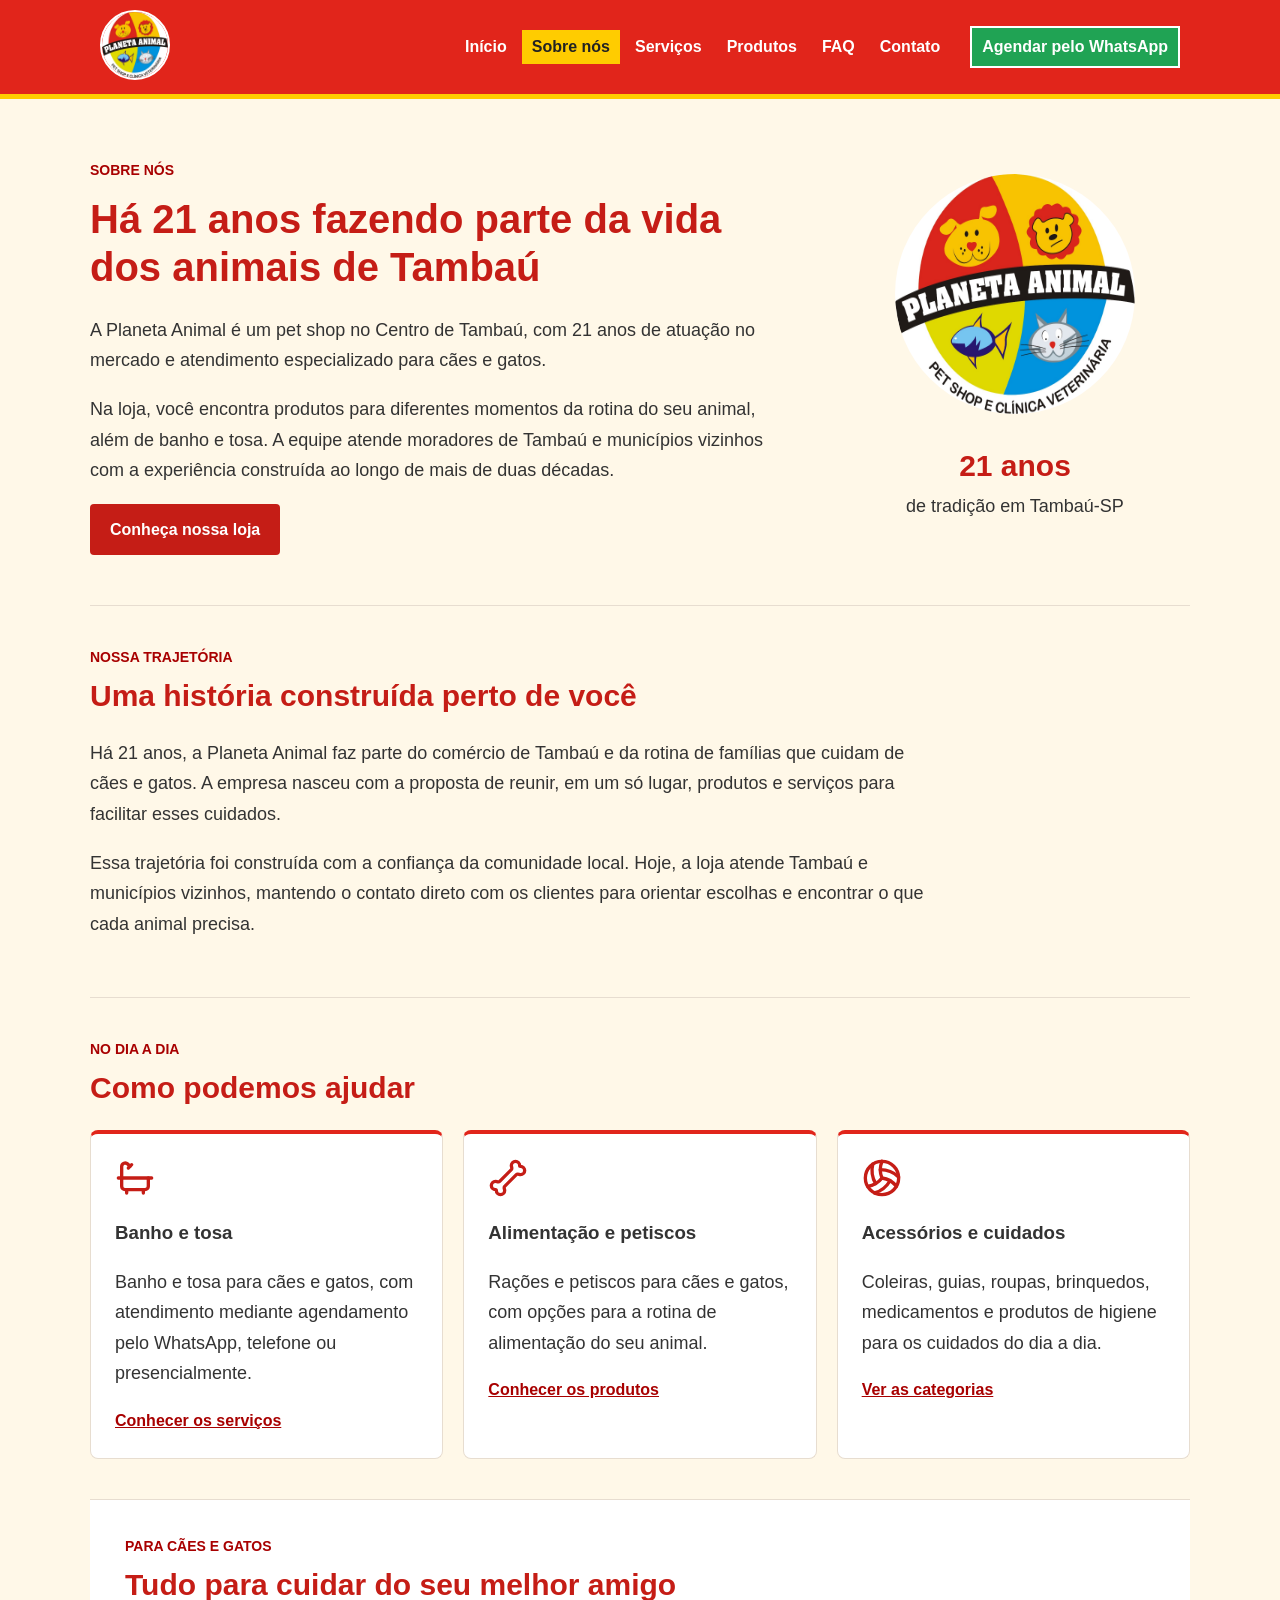
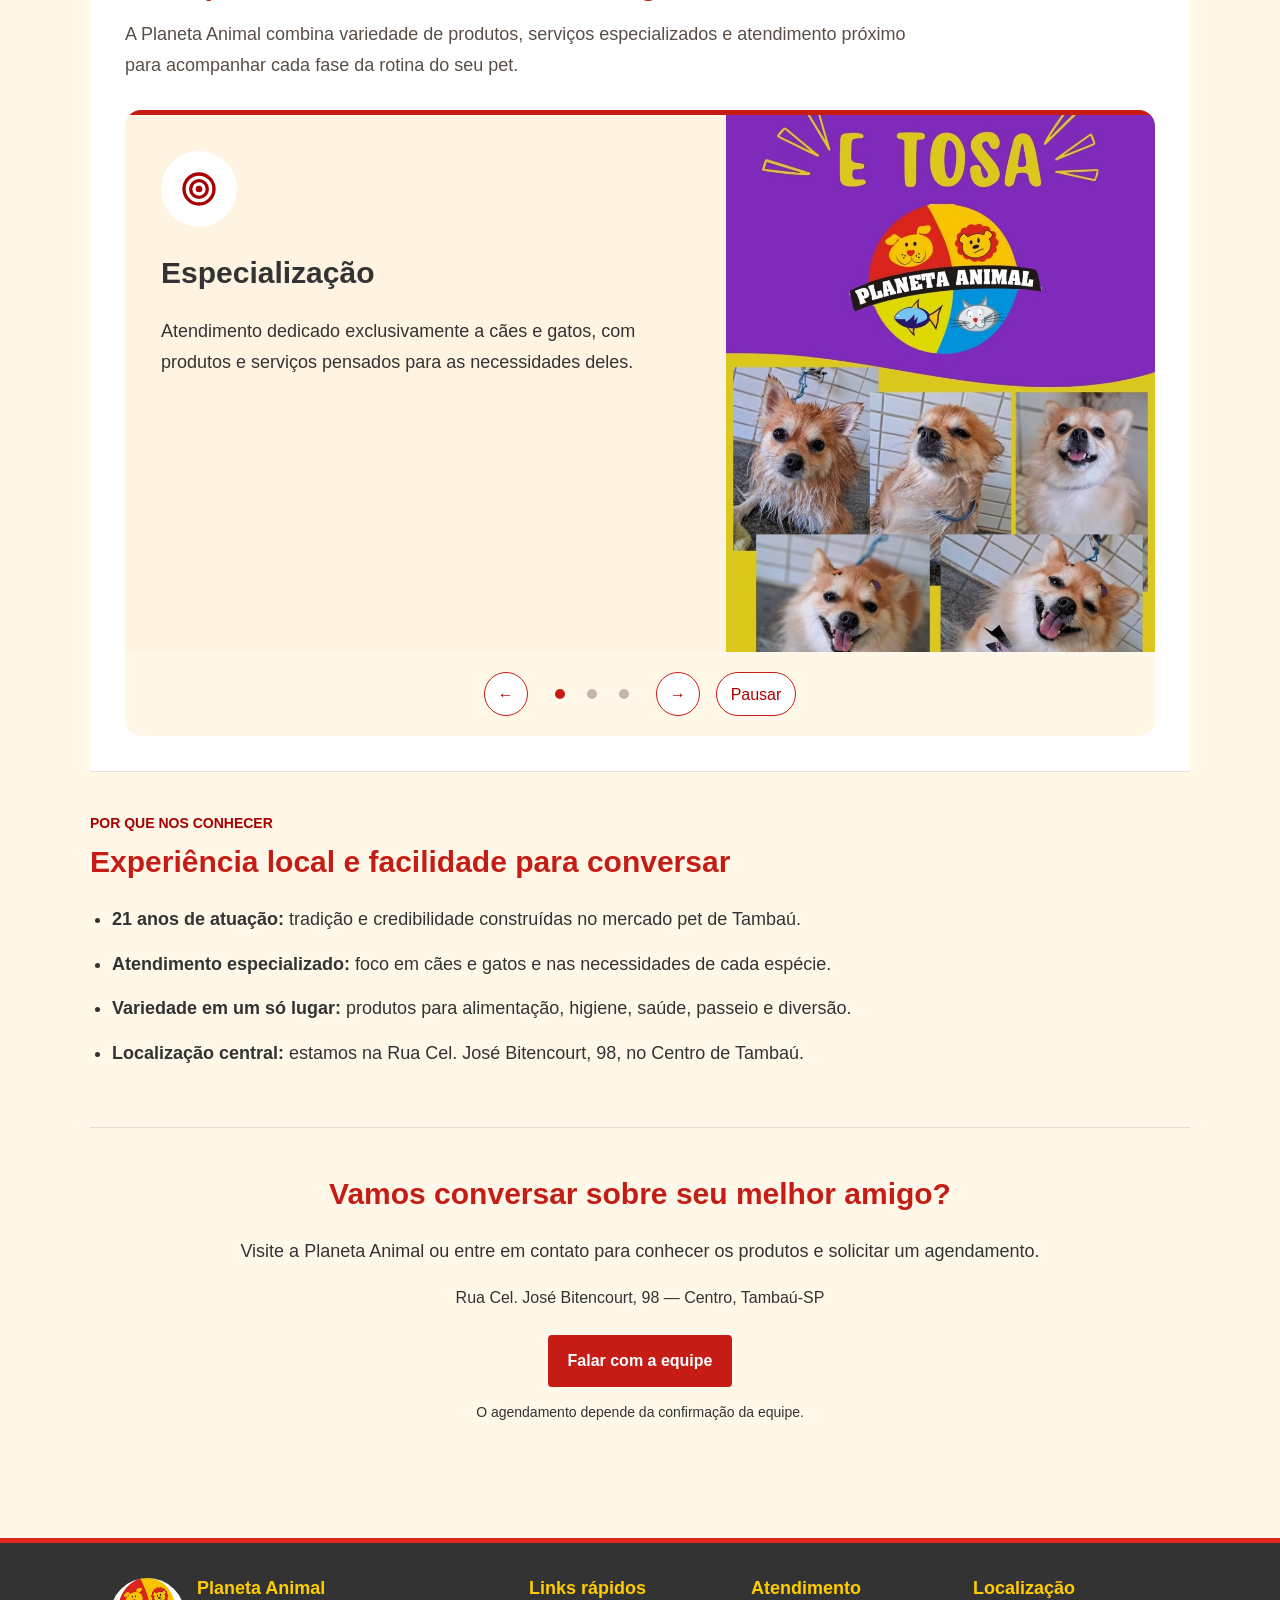
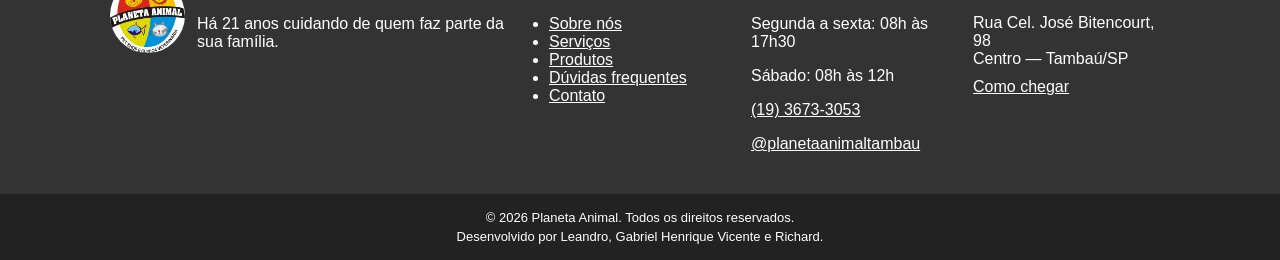
<file: html/sobre.html>
<!DOCTYPE html>
<html lang="pt-BR">
<head>
  <meta charset="UTF-8">
  <meta name="viewport" content="width=device-width, initial-scale=1.0">
  <meta name="description" content="Conheça a história da Planeta Animal e nossos 21 anos de dedicação aos animais.">
  <title>Sobre nós | Planeta Animal</title>
  <link rel="stylesheet" href="../css/base.css">
  <link rel="stylesheet" href="../css/sobre.css">
  <script src="../js/main.js" defer></script>
  <script src="../js/sobre.js" defer></script>
</head>
<body>
  <a class="skip-link" href="#conteudo">Pular para o conteúdo</a>
  <header class="site-header">
    <div class="header-container">
      <a class="brand" href="index.html" aria-label="Planeta Animal — página inicial">
        <img src="../assets/images/logo.jpg" alt="Planeta Animal Pet Shop e Clínica Veterinária" width="128" height="128">
      </a>
      <button class="menu-toggle" type="button" aria-expanded="false" aria-controls="main-menu" aria-label="Abrir menu">
        <span></span><span></span><span></span>
      </button>
      <nav class="main-nav" aria-label="Navegação principal">
        <ul id="main-menu" class="nav-list">
          <li><a href="index.html">Início</a></li>
          <li><a href="sobre.html" aria-current="page">Sobre nós</a></li>
          <li><a href="servicos.html">Serviços</a></li>
          <li><a href="produtos.html">Produtos</a></li>
          <li><a href="faq.html">FAQ</a></li>
          <li><a href="contato.html">Contato</a></li>
        </ul>
      </nav>
      <a class="whatsapp-button header-whatsapp" href="https://api.whatsapp.com/send/?phone=551936733053&text&type=phone_number&app_absent=0" target="_blank" rel="noopener noreferrer" aria-label="Agendar pelo WhatsApp">Agendar pelo WhatsApp</a>
    </div>
  </header>

  <main id="conteudo" class="sobre-page">
    <section class="sobre-intro" aria-labelledby="sobre-title">
      <div>
        <p class="sobre-label">Sobre nós</p>
        <h1 id="sobre-title">Há 21 anos fazendo parte da vida dos animais de Tambaú</h1>
        <p>A Planeta Animal é um pet shop no Centro de Tambaú, com 21 anos de atuação no mercado e atendimento especializado para cães e gatos.</p>
        <p>Na loja, você encontra produtos para diferentes momentos da rotina do seu animal, além de banho e tosa. A equipe atende moradores de Tambaú e municípios vizinhos com a experiência construída ao longo de mais de duas décadas.</p>
        <a class="sobre-button" href="contato.html">Conheça nossa loja</a>
      </div>
      <div class="sobre-brand">
        <img src="../assets/images/logo.jpg" alt="Planeta Animal" width="240" height="240">
        <p><strong>21 anos</strong> de tradição em Tambaú-SP</p>
      </div>
    </section>

    <section class="sobre-section sobre-historia" aria-labelledby="historia-title">
      <p class="sobre-label">Nossa trajetória</p>
      <h2 id="historia-title">Uma história construída perto de você</h2>
      <p>Há 21 anos, a Planeta Animal faz parte do comércio de Tambaú e da rotina de famílias que cuidam de cães e gatos. A empresa nasceu com a proposta de reunir, em um só lugar, produtos e serviços para facilitar esses cuidados.</p>
      <p>Essa trajetória foi construída com a confiança da comunidade local. Hoje, a loja atende Tambaú e municípios vizinhos, mantendo o contato direto com os clientes para orientar escolhas e encontrar o que cada animal precisa.</p>
    </section>

    <section class="sobre-section" aria-labelledby="oferecemos-title">
      <p class="sobre-label">No dia a dia</p>
      <h2 id="oferecemos-title">Como podemos ajudar</h2>
      <div class="sobre-cards">
        <article class="sobre-card">
          <img src="../assets/icons/bath.svg" alt="" width="40" height="40">
          <h3>Banho e tosa</h3>
          <p>Banho e tosa para cães e gatos, com atendimento mediante agendamento pelo WhatsApp, telefone ou presencialmente.</p>
          <a href="servicos.html">Conhecer os serviços</a>
        </article>
        <article class="sobre-card">
          <img src="../assets/icons/bone.svg" alt="" width="40" height="40">
          <h3>Alimentação e petiscos</h3>
          <p>Rações e petiscos para cães e gatos, com opções para a rotina de alimentação do seu animal.</p>
          <a href="produtos.html">Conhecer os produtos</a>
        </article>
        <article class="sobre-card">
          <img src="../assets/icons/volleyball.svg" alt="" width="40" height="40">
          <h3>Acessórios e cuidados</h3>
          <p>Coleiras, guias, roupas, brinquedos, medicamentos e produtos de higiene para os cuidados do dia a dia.</p>
          <a href="produtos.html">Ver as categorias</a>
        </article>
      </div>
    </section>

    <section class="sobre-section sobre-proposito" aria-labelledby="proposito-title">
      <p class="sobre-label">Para cães e gatos</p>
      <h2 id="proposito-title">Tudo para cuidar do seu melhor amigo</h2>
      <p class="sobre-lead">A Planeta Animal combina variedade de produtos, serviços especializados e atendimento próximo para acompanhar cada fase da rotina do seu pet.</p>
      <div class="proposito-slider" aria-label="Diferenciais da Planeta Animal" aria-roledescription="carrossel">
      <div class="proposito-track">
        <article class="proposito-card">
          <img class="proposito-foto" src="../assets/images/cachorrofeliz.jpg" alt="Cachorro após o banho e a tosa na Planeta Animal">
          <div class="proposito-texto">
          <span class="proposito-icon"><svg viewBox="0 0 24 24" aria-hidden="true" focusable="false"><circle cx="12" cy="12" r="9"/><circle cx="12" cy="12" r="5"/><circle cx="12" cy="12" r="1"/></svg></span>
          <h3>Especialização</h3>
          <p>Atendimento dedicado exclusivamente a cães e gatos, com produtos e serviços pensados para as necessidades deles.</p>
          </div>
        </article>
        <article class="proposito-card">
          <img class="proposito-foto" src="../assets/images/caramelo.jpg" alt="Atendimento veterinário ao cachorro Caramelo">
          <div class="proposito-texto">
          <span class="proposito-icon"><svg viewBox="0 0 24 24" aria-hidden="true" focusable="false"><path d="M2 12s3-7 10-7 10 7 10 7-3 7-10 7S2 12 2 12Z"/><circle cx="12" cy="12" r="3"/></svg></span>
          <h3>Variedade</h3>
          <p>Rações, petiscos, acessórios, brinquedos, medicamentos e itens de higiene em um só lugar.</p>
          </div>
        </article>
        <article class="proposito-card">
          <img class="proposito-foto" src="../assets/images/clinica.png" alt="Fachada da Planeta Animal em Tambaú">
          <div class="proposito-texto">
          <span class="proposito-icon"><svg viewBox="0 0 24 24" aria-hidden="true" focusable="false"><path d="M20.8 4.6a5.5 5.5 0 0 0-7.8 0L12 5.7l-1.1-1.1a5.5 5.5 0 0 0-7.8 7.8L12 21l8.8-8.6a5.5 5.5 0 0 0 0-7.8Z"/></svg></span>
          <h3>Proximidade</h3>
          <ul class="sobre-list">
          <li><strong>Atendimento direto:</strong> tire dúvidas com a equipe por telefone, WhatsApp ou presencialmente.</li>
          <li><strong>Tradição local:</strong> são 21 anos de relacionamento com a comunidade de Tambaú.</li>
          <li><strong>Orientação:</strong> consulte a disponibilidade de produtos e encontre o serviço adequado para seu animal.</li>
          </ul>
          </div>
        </article>
      </div>
      <div class="proposito-controles" hidden>
        <button type="button" class="proposito-anterior" aria-label="Slide anterior">&#8592;</button>
        <div class="proposito-indicadores" aria-label="Escolher slide">
          <button type="button" data-slide="0" aria-label="Mostrar especialização" aria-current="true"></button>
          <button type="button" data-slide="1" aria-label="Mostrar variedade"></button>
          <button type="button" data-slide="2" aria-label="Mostrar proximidade"></button>
        </div>
        <button type="button" class="proposito-proximo" aria-label="Próximo slide">&#8594;</button>
        <button type="button" class="proposito-pausa">Pausar</button>
      </div>
      </div>
    </section>

    <section class="sobre-section" aria-labelledby="diferenciais-title">
      <p class="sobre-label">Por que nos conhecer</p>
      <h2 id="diferenciais-title">Experiência local e facilidade para conversar</h2>
      <ul class="sobre-list">
        <li><strong>21 anos de atuação:</strong> tradição e credibilidade construídas no mercado pet de Tambaú.</li>
        <li><strong>Atendimento especializado:</strong> foco em cães e gatos e nas necessidades de cada espécie.</li>
        <li><strong>Variedade em um só lugar:</strong> produtos para alimentação, higiene, saúde, passeio e diversão.</li>
        <li><strong>Localização central:</strong> estamos na Rua Cel. José Bitencourt, 98, no Centro de Tambaú.</li>
      </ul>
    </section>

    <!-- Galeria: incluir quando houver fotos reais da loja e da equipe com uso autorizado. -->
    <section class="sobre-section sobre-convite" aria-labelledby="visita-title">
      <h2 id="visita-title">Vamos conversar sobre seu melhor amigo?</h2>
      <p>Visite a Planeta Animal ou entre em contato para conhecer os produtos e solicitar um agendamento.</p>
      <address>Rua Cel. José Bitencourt, 98 — Centro, Tambaú-SP</address>
      <a class="sobre-button" href="contato.html">Falar com a equipe</a>
      <p class="sobre-nota">O agendamento depende da confirmação da equipe.</p>
    </section>
  </main>

  <footer class="site-footer">
    <div class="footer-container">
      <section class="footer-brand" aria-labelledby="footer-brand-title">
        <img src="../assets/images/logo.jpg" alt="" width="96" height="96">
        <div><h2 id="footer-brand-title">Planeta Animal</h2><p>Há 21 anos cuidando de quem faz parte da sua família.</p></div>
      </section>
      <nav class="footer-section" aria-label="Links do rodapé">
        <h2>Links rápidos</h2>
        <ul><li><a href="sobre.html">Sobre nós</a></li><li><a href="servicos.html">Serviços</a></li><li><a href="produtos.html">Produtos</a></li><li><a href="faq.html">Dúvidas frequentes</a></li><li><a href="contato.html">Contato</a></li></ul>
      </nav>
      <section class="footer-section">
        <h2>Atendimento</h2>
        <p>Segunda a sexta: 08h às 17h30</p><p>Sábado: 08h às 12h</p><p><a href="tel:+551936733053">(19) 3673-3053</a></p><p><a href="https://www.instagram.com/planetaanimaltambau" target="_blank" rel="noopener noreferrer">@planetaanimaltambau</a></p>
      </section>
      <section class="footer-section">
        <h2>Localização</h2>
        <address>Rua Cel. José Bitencourt, 98<br>Centro — Tambaú/SP</address>
        <a class="footer-map-link" href="https://www.google.com/maps/search/?api=1&query=Rua+Cel.+Jose+Bitencourt+98+Tambau+SP" target="_blank" rel="noopener noreferrer">Como chegar</a>
      </section>
    </div>
    <div class="footer-bottom"><p>&copy; <span data-current-year>2026</span> Planeta Animal. Todos os direitos reservados.</p><p>Desenvolvido por Leandro, Gabriel Henrique Vicente e Richard.</p></div>
  </footer>
</body>
</html>
</file>
<file: css/base.css>
/* Estilos compartilhados por todas as paginas. */
* { box-sizing: border-box; }

body {
  min-height: 100vh;
  margin: 0;
  display: flex;
  flex-direction: column;
  background-color: #fff8e8;
  color: #333;
  font-family: Arial, sans-serif;
}

a { color: #a80000; }
img { max-width: 100%; }
.skip-link { position: absolute; left: -9999px; }
.skip-link:focus { left: 10px; top: 10px; background: white; padding: 8px; }

/* cabecalho */
.site-header {
  background-color: #e1251b;
  border-bottom: 5px solid #ffcc00;
}

.header-container {
  max-width: 1100px;
  min-height: 90px;
  margin: auto;
  padding: 10px;
  display: flex;
  align-items: center;
  gap: 20px;
}

.brand img {
  width: 70px;
  height: 70px;
  border: 2px solid white;
  border-radius: 50%;
}

.main-nav { margin-left: auto; }

.nav-list {
  display: flex;
  gap: 5px;
  margin: 0;
  padding: 0;
  list-style: none;
}

.nav-list a {
  display: block;
  padding: 8px 10px;
  color: white;
  font-weight: bold;
  text-decoration: none;
}

.nav-list a:hover,
.nav-list a[aria-current="page"] {
  background-color: #ffcc00;
  color: #222;
}

.whatsapp-button {
  padding: 10px;
  background-color: #20a354;
  border: 2px solid white;
  color: white;
  font-weight: bold;
  text-decoration: none;
}

.menu-toggle {
  display: none;
  padding: 7px;
  background-color: #ffcc00;
  border: 1px solid black;
}

.menu-toggle span {
  display: block;
  width: 25px;
  height: 3px;
  margin: 4px;
  background-color: black;
}

/* conteudo das paginas */
.page-content {
  flex: 1;
  width: 90%;
  max-width: 1000px;
  min-height: 400px;
  margin: auto;
  padding: 80px 20px;
  text-align: center;
}

.page-content h1 {
  color: #c51d16;
  font-size: 40px;
}

.page-content p { font-size: 18px; }

/* rodape */
.site-footer {
  padding-top: 25px;
  background-color: #333;
  border-top: 5px solid #e1251b;
  color: white;
}

.footer-container {
  max-width: 1100px;
  margin: auto;
  padding: 10px 20px 25px;
  display: grid;
  grid-template-columns: 2fr 1fr 1fr 1fr;
  gap: 25px;
}

.footer-brand { display: flex; gap: 12px; }
.footer-brand img { width: 75px; height: 75px; border-radius: 50%; }
.site-footer h2 { margin-top: 0; color: #ffcc00; font-size: 18px; }
.footer-section ul { padding-left: 20px; }
.site-footer a { color: white; }
.footer-section address { font-style: normal; }
.footer-map-link { display: inline-block; margin-top: 10px; }

.footer-bottom {
  padding: 12px;
  background-color: #222;
  text-align: center;
  font-size: 13px;
}

.footer-bottom p { margin: 4px; }

/* Menu e rodape no celular. */
@media (max-width: 800px) {
  .header-container { flex-wrap: wrap; }
  .menu-toggle { display: block; margin-left: auto; }

  .main-nav {
    display: none;
    width: 100%;
    margin: 0;
    order: 4;
  }

  .main-nav.is-open { display: block; }
  .nav-list { display: block; }
  .nav-list a { border-bottom: 1px solid #ffcc00; }

  .header-whatsapp {
    order: 5;
    width: 100%;
    text-align: center;
  }

  .footer-container { grid-template-columns: 1fr; }
}
</file>
<file: css/index.css>
/* Pagina inicial: carrossel, cards e secoes. */
.home-page {
    width: 100%;
    max-width: none;
    min-height: 0;
    padding: 0;
}

section.slider{
    position: relative;
    width: 100%;
    height: calc(100vh - 95px);
    overflow: hidden;
}

.slider-content{
    width: 300%;
    height: 100%;
    display: flex;
}

.slider-content input, .img-mobile{
    display: none;
}

.slide-box{
    position: relative;
    width: 33.333333%;
    height: 100%;
    transition: 1s;
}

.slide-box img{
    width: 100%;
    height: 100%;
    display: block;
    object-fit: cover;
}

.veterinario-slide img{
    object-position: center top;
}

.nav-manual, .nav-auto{
    position: absolute;
    bottom: 25px;
    width: 100%;
    display: flex;
    justify-content: center;
}

.nav-manual .manual-btn, .nav-auto div{
    border: 1px solid #f5a623;
    padding: 10px;
    border-radius: 50%;
    cursor: pointer;
    transition: 0.2s;
}

.nav-manual .manual-btn:not(:last-child), .nav-auto div:not(:last-child){
    margin-right: 10px;
}

.nav-manual .manual-btn:hover{
    background-color: #f5a623;
}

#radio1:checked ~ .nav-auto .auto-btn1, #radio2:checked ~ .nav-auto .auto-btn2, #radio3:checked ~ .nav-auto .auto-btn3{
    background-color: #f5a623;
}

#radio1:checked ~ .primeiro{
    margin-left: 0%;
}

#radio2:checked ~ .primeiro{
    margin-left: -33.333333%;
}

#radio3:checked ~ .primeiro{
    margin-left: -66.666667%;
}


.slide-texto {
    position: absolute;
    top: 50%;
    left: 8%;
    width: 45%;
    padding: 25px;
    background-color: rgba(0, 0, 0, 0.65);
    color: white;
    text-align: left;
    transform: translateY(-50%);
}

.slide-texto h1,
.slide-texto h2 {
    margin: 0 0 10px;
    color: white;
    font-size: 36px;
}

.slide-texto p {
    margin-bottom: 20px;
    font-size: 18px;
}

.slide-texto a,
.home-button {
    display: inline-block;
    padding: 12px 18px;
    background-color: #e1251b;
    color: white;
    font-weight: bold;
    text-decoration: none;
}

.home-section {
    width: 90%;
    max-width: 1100px;
    margin: 0 auto;
    padding: 55px 0;
    text-align: center;
}

.home-section h2 {
    margin-top: 0;
    color: #c51d16;
    font-size: 30px;
}

.card-grid {
    display: grid;
    gap: 20px;
    margin: 30px 0;
}

.categories-grid {
    grid-template-columns: repeat(5, 1fr);
}

.two-columns {
    grid-template-columns: repeat(2, 1fr);
}

.products-grid {
    grid-template-columns: repeat(4, 1fr);
}

.home-card {
    padding: 22px;
    background-color: white;
    border: 1px solid #ddd;
    border-top: 5px solid #e1251b;
}

/* Fotos usadas nos catálogos de serviços e produtos. */
.card-img {
    display: block;
    width: calc(100% + 44px);
    height: 220px;
    margin: -22px -22px 18px;
    object-fit: cover;
}

.product-catalog .home-card {
    display: flex;
    flex-direction: column;
}

.product-catalog .home-button {
    margin-top: auto;
}

/* Icones SVG salvos na pasta assets/icons. */
.card-icon {
    display: flex;
    align-items: center;
    justify-content: center;
    width: 64px;
    height: 64px;
    margin: 0 auto 16px;
    border-radius: 50%;
    background-color: #fff8e8;
}

.card-icon img {
    display: block;
    width: 34px;
    height: 34px;
}

.home-card h3 {
    margin-top: 0;
}

.home-card a {
    font-weight: bold;
}

.tradition-section,
.location-section {
    display: flex;
    align-items: center;
    gap: 40px;
    text-align: left;
}

.tradition-section div,
.tradition-section img,
.location-section div,
.map-preview {
    flex: 1;
}

.tradition-section img {
    width: 50%;
    max-height: 350px;
    object-fit: cover;
}

.section-label {
    color: #e1251b;
    font-weight: bold;
    text-transform: uppercase;
}

.products-section,
.contact-call {
    width: 100%;
    max-width: none;
    padding-right: 5%;
    padding-left: 5%;
    background-color: white;
}

.contact-call small {
    display: block;
    margin-top: 15px;
}

.location-section {
    justify-content: space-between;
}

.location-section address {
    margin-bottom: 20px;
    font-style: normal;
    font-size: 18px;
}

.map-preview {
    width: 100%;
    height: 300px;
    border: 1px solid #aaa;
}

/* Avaliacoes ilustrativas da pagina inicial. */
.reviews-section .reviews-notice { color: #65594c; font-size: 14px; }
.reviews-grid {
    display: grid;
    grid-template-columns: repeat(3, minmax(0, 1fr));
    gap: 24px;
    margin-top: 30px;
}
.review-card {
    display: flex;
    flex-direction: column;
    padding: 28px;
    border: 1px solid #e7ddd0;
    border-radius: 14px;
    background-color: white;
    box-shadow: 0 6px 20px rgba(80, 40, 20, .06);
    text-align: left;
}
.review-person { display: flex; align-items: center; gap: 14px; }
.review-person img { width: 64px; height: 64px; border-radius: 50%; object-fit: cover; }
.review-person h3 { margin: 0 0 4px; font-size: 19px; }
.review-person span { color: #65594c; font-size: 13px; }
.review-card .review-stars { margin: 20px 0 14px; color: #9a6700; font-size: 24px; }
.review-card blockquote { margin: 0 0 24px; font-size: 17px; line-height: 1.7; }
.review-card .review-topic { margin: auto 0 0; color: #65594c; font-size: 13px; }

@media screen and (max-width: 900px) {
    .reviews-grid { grid-template-columns: 1fr; }
    .img-desktop{
        display: none;
    }

    .img-mobile{
        display: block;
    }

    section.slider{
        height: calc(100vh - 155px);
        min-height: 350px;
    }

    .nav-auto, .nav-manual{
        bottom: 15px;
    }

    .slide-texto {
        left: 5%;
        width: 90%;
        padding: 18px;
    }

    .slide-texto h1,
    .slide-texto h2 {
        font-size: 26px;
    }

    .slide-texto p {
        font-size: 16px;
    }

    .categories-grid,
    .two-columns,
    .products-grid {
        grid-template-columns: 1fr;
    }

    .tradition-section,
    .location-section {
        display: block;
        text-align: center;
    }

    .tradition-section img {
        width: 100%;
        margin-top: 25px;
    }

    .location-section .home-button {
        margin-top: 20px;
    }
}
</file>
<file: css/contato.css>
/* Pagina de contato: atendimento, localizacao e horarios. */
.contact-page {
  flex: 1;
  width: min(92%, 1120px);
  margin: auto;
  padding: 64px 0 80px;
  font-family: Arial, sans-serif;
}

.contact-intro {
  max-width: 760px;
  margin: 0 auto 64px;
  text-align: left;
}

.contact-intro h1 {
  max-width: 700px;
  margin: 10px 0 18px;
  color: #9c1b17;
  font-family: Arial, sans-serif;
  font-size: clamp(2.5rem, 5vw, 4.4rem);
  line-height: 1.05;
}

.eyebrow,
.panel-kicker {
  margin: 0;
  color: #b1221b;
  font-size: 23px;
  letter-spacing: 1.8px;
  font-weight: bold;
  text-transform: uppercase;
}

.contact-lead { max-width: 620px; margin: 0; font-size: 18px; line-height: 1.7; }
.contact-section, .store-section, .location-section, .hours-section { margin-bottom: 80px; }
.section-heading { margin-bottom: 24px; }
.section-heading h2, .store-copy h2 { margin: 8px 0 0; color: #292929; font-family: Arial, sans-serif; font-size: clamp(1.8rem, 3vw, 2.7rem); }

.contact-actions { display: grid; grid-template-columns: repeat(3, 1fr); gap: 16px; }

.contact-panel {
  padding: 20px;
  background-color: white;
  border: 1px solid #eadfd0;
}

.contact-action {
  min-height: 126px;
  display: grid;
  grid-template-columns: auto 1fr auto;
  align-items: center;
  gap: 14px;
  padding: 22px;
  background: #fff;
  border: 1px solid #e7ddd0;
  border-top: 4px solid #e1251b;
  border-radius: 8px;
  color: #222;
  text-decoration: none;
  box-shadow: 0 8px 20px rgba(77, 47, 29, .06);
  transition: transform .2s ease, box-shadow .2s ease;
}
.contact-action:hover, .contact-action:focus-visible { transform: translateY(-4px); box-shadow: 0 14px 28px rgba(77, 47, 29, .12); }

.contact-action-whatsapp { border-top-color: #168c4c; }
.contact-action-instagram { border-top-color: #c13584; }
.action-icon { display: grid; width: 42px; height: 42px; place-items: center; border-radius: 50%; background: #fae6e1; color: #b1221b; font-size: 20px; font-weight: bold; }
.action-icon img {display: block;width: 24px;height: 24px;object-fit: contain;}
.contact-action-whatsapp .action-icon { background: #e0f4e8; color: #168c4c; font-size: 12px; }
.contact-action-instagram .action-icon { background: linear-gradient(135deg, #f9ce34, #ee2a7b, #6228d7); color: white; }
.contact-action strong, .contact-action small { display: block; }
.contact-action strong { margin-bottom: 6px; font-size: 15px; }
.contact-action small { color: #6f675f; font-size: 13px; }
.action-arrow { color: #b1221b; font-size: 21px; }
.action-arroww { color: #168c4c; font-size: 21px; }
.action-arrowi { color: #c13584; font-size: 21px; }

.store-section { display: grid; grid-template-columns: minmax(0, 1.3fr) minmax(300px, .7fr); gap: 56px; align-items: center; }
.store-photo { position: relative; min-height: 440px; margin: 0; overflow: hidden; border-radius: 8px; box-shadow: 0 16px 30px rgba(77, 47, 29, .14); }
.store-photo img { width: 100%; height: 100%; min-height: 440px; display: block; object-fit: cover; transition: transform .5s ease; }
.store-photo:hover img { transform: scale(1.04); }
.store-photo figcaption { position: absolute; bottom: 20px; left: 20px; padding: 10px 14px; background: rgba(255,255,255,.94); border-radius: 4px; color: #292929; font-weight: bold; }
.store-copy > p:not(.eyebrow) { margin: 22px 0; color: #635c54; line-height: 1.7; }
.address-block { margin: 24px 0; font-style: normal; line-height: 1.7; }
.primary-link { display: inline-flex; align-items: center; gap: 12px; padding: 13px 18px; background: #b1221b; border-radius: 4px; color: white; font-weight: bold; text-decoration: none; transition: background .2s ease, transform .2s ease; }
.primary-link:hover, .primary-link:focus-visible { background: #861713; transform: translateY(-2px); }

.location-layout { display: grid; grid-template-columns: minmax(0, 1.5fr) minmax(260px, .5fr); gap: 24px; align-items: stretch; }
.map-frame { min-height: 360px; overflow: hidden; border-radius: 8px; box-shadow: 0 10px 24px rgba(77, 47, 29, .1); }
.map-frame iframe { width: 100%; height: 100%; min-height: 360px; display: block; border: 0; }
.location-copy { display: flex; flex-direction: column; justify-content: center; padding: 30px; background: #f7eee2; border-left: 4px solid #e1251b; border-radius: 8px; }
.location-pin { margin: 0 0 18px; color: #e1251b; font-size: 30px; }
.location-copy address { margin-bottom: 26px; font-style: normal; line-height: 1.7; }

.hours-section { max-width: 820px; }
.hours-list { margin: 0; background: #fff; border-top: 1px solid #e7ddd0; }
.hours-list div { display: grid; grid-template-columns: 1fr auto; gap: 20px; align-items: center; padding: 20px 22px; border: 1px solid #e7ddd0; border-top: 0; }
.hours-list dt, .hours-list dd { margin: 0; }
.hours-list dd { font-weight: bold; }
.hours-current { position: relative; background: #fffaf2; border-left: 4px solid #168c4c !important; }
.hours-current dd { color: #168c4c; }
.hours-current span { grid-column: 1 / -1; margin-top: -12px; color: #6f675f; font-size: 12px; }

/* Contato no celular. */
@media (max-width: 800px) {
  .contact-page { padding-top: 42px; }
  .contact-intro { margin-bottom: 48px; }
  .contact-intro h1 { font-size: 2.6rem; }
  .contact-section, .store-section, .location-section, .hours-section { margin-bottom: 56px; }
  .contact-actions, .store-section, .location-layout { grid-template-columns: 1fr; }
  .contact-action { min-height: 96px; }
  .store-section { gap: 28px; }
  .store-photo, .store-photo img { min-height: 300px; }
  .location-copy { min-height: 220px; }
  .hours-list div { grid-template-columns: 1fr; gap: 8px; }
  .hours-list dd { font-size: 15px; }
}
</file>
<file: css/faq.css>
/* Página de dúvidas frequentes. */
.faq-page {
  flex: 1;
  width: min(92%, 900px);
  margin: auto;
  padding: 64px 0 80px;
  font-family: Arial, sans-serif;
}

.faq-intro { max-width: 760px; margin: 0 auto 38px; text-align: center; }
.faq-eyebrow { margin: 0; color: #b1221b; font-size: 14px; font-weight: bold; letter-spacing: 1.8px; text-transform: uppercase; }
.faq-intro h1 { margin: 10px 0 14px; color: #9c1b17; font-size: clamp(2.4rem, 5vw, 3.6rem); line-height: 1.1; }
.faq-intro > p:last-child { margin: 0; color: #5c5148; font-size: 18px; line-height: 1.6; }
.faq-list { display: grid; gap: 12px; }
.faq-item { overflow: hidden; background: #fff; border: 1px solid #e7ddd0; border-left: 4px solid #e1251b; border-radius: 8px; box-shadow: 0 6px 18px rgba(77, 47, 29, .05); }
.faq-item summary { position: relative; padding: 20px 56px 20px 22px; color: #292929; font-size: 17px; font-weight: bold; line-height: 1.45; cursor: pointer; list-style: none; }
.faq-item summary::-webkit-details-marker { display: none; }
.faq-item summary::after { content: "↓"; position: absolute; top: 50%; right: 20px; color: #b1221b; font-size: 22px; font-weight: normal; transform: translateY(-50%); }
.faq-item[open] summary { color: #9c1b17; }
.faq-item[open] summary::after { content: "↑"; }
.faq-item summary:focus-visible { outline: 3px solid #ffcc00; outline-offset: -4px; }
.faq-answer { padding: 0 22px 20px; color: #5c5148; line-height: 1.7; }
.faq-answer p { margin: 0; }

@media (max-width: 600px) {
  .faq-page { padding: 42px 0 56px; }
  .faq-intro { margin-bottom: 28px; text-align: left; }
  .faq-item summary { padding: 17px 48px 17px 16px; font-size: 16px; }
  .faq-item summary::after { right: 16px; }
  .faq-answer { padding: 0 16px 17px; }
}
</file>
<file: css/sobre.css>
/* Estilos exclusivos da pagina Sobre nos. */
.sobre-page {
  flex: 1;
  width: 90%;
  max-width: 1100px;
  margin: auto;
  padding: 60px 0;
  line-height: 1.7;
}

.sobre-page h1,
.sobre-page h2 {
  color: #c51d16;
  line-height: 1.2;
}

.sobre-page h1 { margin: 12px 0 24px; font-size: 40px; }
.sobre-page h2 { margin: 8px 0 24px; font-size: 30px; }
.sobre-page h3 { margin-bottom: 8px; }
.sobre-page p { font-size: 18px; }

.sobre-page .sobre-label {
  margin: 0;
  color: #a80000;
  font-size: 14px;
  font-weight: bold;
  text-transform: uppercase;
}

.sobre-intro {
  display: grid;
  grid-template-columns: 2fr 1fr;
  align-items: center;
  gap: 50px;
  padding-bottom: 50px;
}

.sobre-brand { text-align: center; }
.sobre-brand img { border-radius: 50%; }
.sobre-brand strong { display: block; color: #c51d16; font-size: 30px; }
.sobre-section { padding: 40px 0; border-top: 1px solid #e7ddd0; }
.sobre-historia p { max-width: 850px; }
.sobre-cards { display: grid; grid-template-columns: repeat(3, 1fr); gap: 20px; }

.sobre-card {
  padding: 24px;
  background-color: white;
  border: 1px solid #e7ddd0;
  border-top: 4px solid #e1251b;
  border-radius: 8px;
}

.sobre-card img { display: block; }
.sobre-card a { font-weight: bold; }
.sobre-proposito { padding: 35px; background-color: white; }
.sobre-lead { max-width: 800px; margin-top: -8px; color: #5c4d45; }

/* Slider de diferenciais da Planeta Animal. */
.proposito-slider { margin-top: 30px; overflow: hidden; border-radius: 16px; }
.proposito-track { display: grid; gap: 20px; }
.proposito-slider.is-ready .proposito-track {
  display: flex;
  gap: 0;
  transition: transform .65s ease-in-out;
}
.proposito-card {
  flex: 0 0 100%;
  min-width: 0;
  display: grid;
  grid-template-columns: minmax(0, 1.4fr) minmax(0, 1fr);
  background-color: #fff3e2;
  border-top: 5px solid #c51d16;
}
.proposito-foto {
  grid-column: 2;
  grid-row: 1;
  display: block;
  width: 100%;
  height: 100%;
  min-height: 320px;
  object-fit: cover;
}
.proposito-texto { grid-column: 1; grid-row: 1; min-width: 0; padding: 36px; }
.proposito-card:nth-child(2) { background-color: #fff7d7; border-color: #c39600; }
.proposito-card:nth-child(3) { background-color: #edf7ee; border-color: #26834a; }
.proposito-icon {
  display: flex;
  align-items: center;
  justify-content: center;
  width: 76px;
  height: 76px;
  margin-bottom: 20px;
  border-radius: 50%;
  background-color: white;
  color: #a80000;
}
.proposito-icon svg {
  width: 40px;
  height: 40px;
  fill: none;
  stroke: currentColor;
  stroke-width: 2;
  stroke-linecap: round;
  stroke-linejoin: round;
}
.proposito-card h3 { margin: 0 0 16px; font-size: 30px; }
.proposito-card p { max-width: 700px; }
.proposito-card .sobre-list { font-size: 16px; }
.proposito-controles:not([hidden]) {
  display: flex;
  align-items: center;
  justify-content: center;
  gap: 16px;
  padding: 20px 8px;
  background-color: #fff8e8;
}
.proposito-controles button {
  min-width: 44px;
  min-height: 44px;
  border: 1px solid #c51d16;
  border-radius: 24px;
  background-color: white;
  color: #a80000;
  font: inherit;
  cursor: pointer;
}
.proposito-controles button:hover { background-color: #fbe0dc; }
.proposito-controles button:focus-visible { outline: 3px solid #a80000; outline-offset: 3px; }
.proposito-indicadores { display: flex; }
.proposito-indicadores button { border: 0; background: transparent; min-width: 32px; }
.proposito-indicadores button::after {
  content: "";
  display: block;
  width: 10px;
  height: 10px;
  margin: auto;
  border-radius: 50%;
  background-color: #c6b5aa;
}
.proposito-indicadores button[aria-current="true"]::after { background-color: #c51d16; }
.proposito-pausa { padding: 0 14px; }
@media (prefers-reduced-motion: reduce) {
  .proposito-slider.is-ready .proposito-track { transition: none; }
}

.sobre-list { padding-left: 22px; font-size: 18px; }
.sobre-list li { margin-bottom: 14px; }
.sobre-convite { text-align: center; }
.sobre-convite address { margin-bottom: 24px; font-style: normal; }
.sobre-page .sobre-nota { font-size: 14px; }

.sobre-button {
  display: inline-block;
  padding: 12px 20px;
  background-color: #c51d16;
  border-radius: 4px;
  color: white;
  font-weight: bold;
  text-decoration: none;
}

.sobre-button:hover,
.sobre-button:focus-visible { background-color: #a80000; }

/* Sobre nos no celular. */
@media (max-width: 800px) {
  .sobre-page { padding: 35px 0; }
  .sobre-page h1 { font-size: 30px; }
  .sobre-page h2 { font-size: 26px; }
  .sobre-intro, .sobre-cards { grid-template-columns: 1fr; }
  .sobre-intro { gap: 25px; }
  .sobre-brand img { width: 180px; height: 180px; }
  .sobre-proposito { padding: 24px; }
  .proposito-card { grid-template-columns: 1fr; grid-template-rows: 220px 1fr; }
  .proposito-foto { grid-column: 1; grid-row: 1; height: 220px; min-height: 0; }
  .proposito-texto { grid-column: 1; grid-row: 2; padding: 24px 18px; }
  .proposito-controles:not([hidden]) { gap: 6px; flex-wrap: wrap; }
}
</file>
